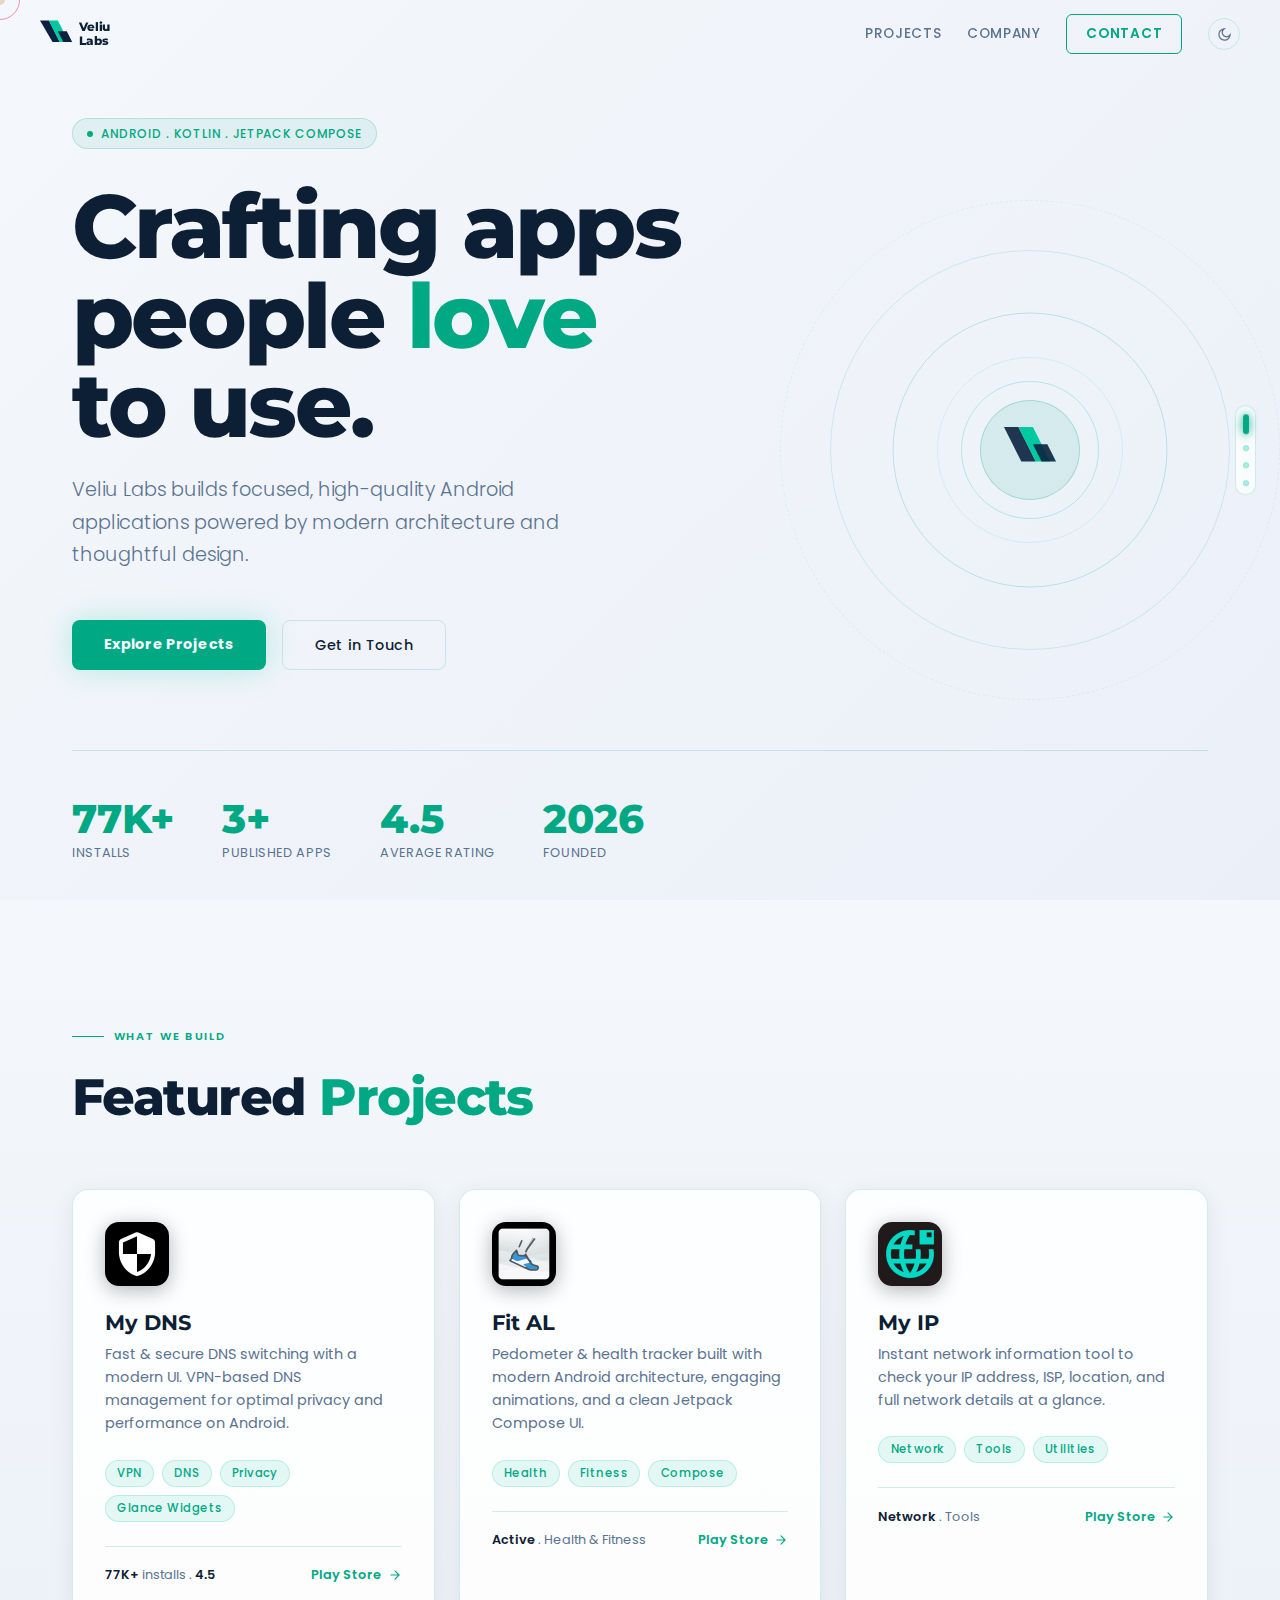
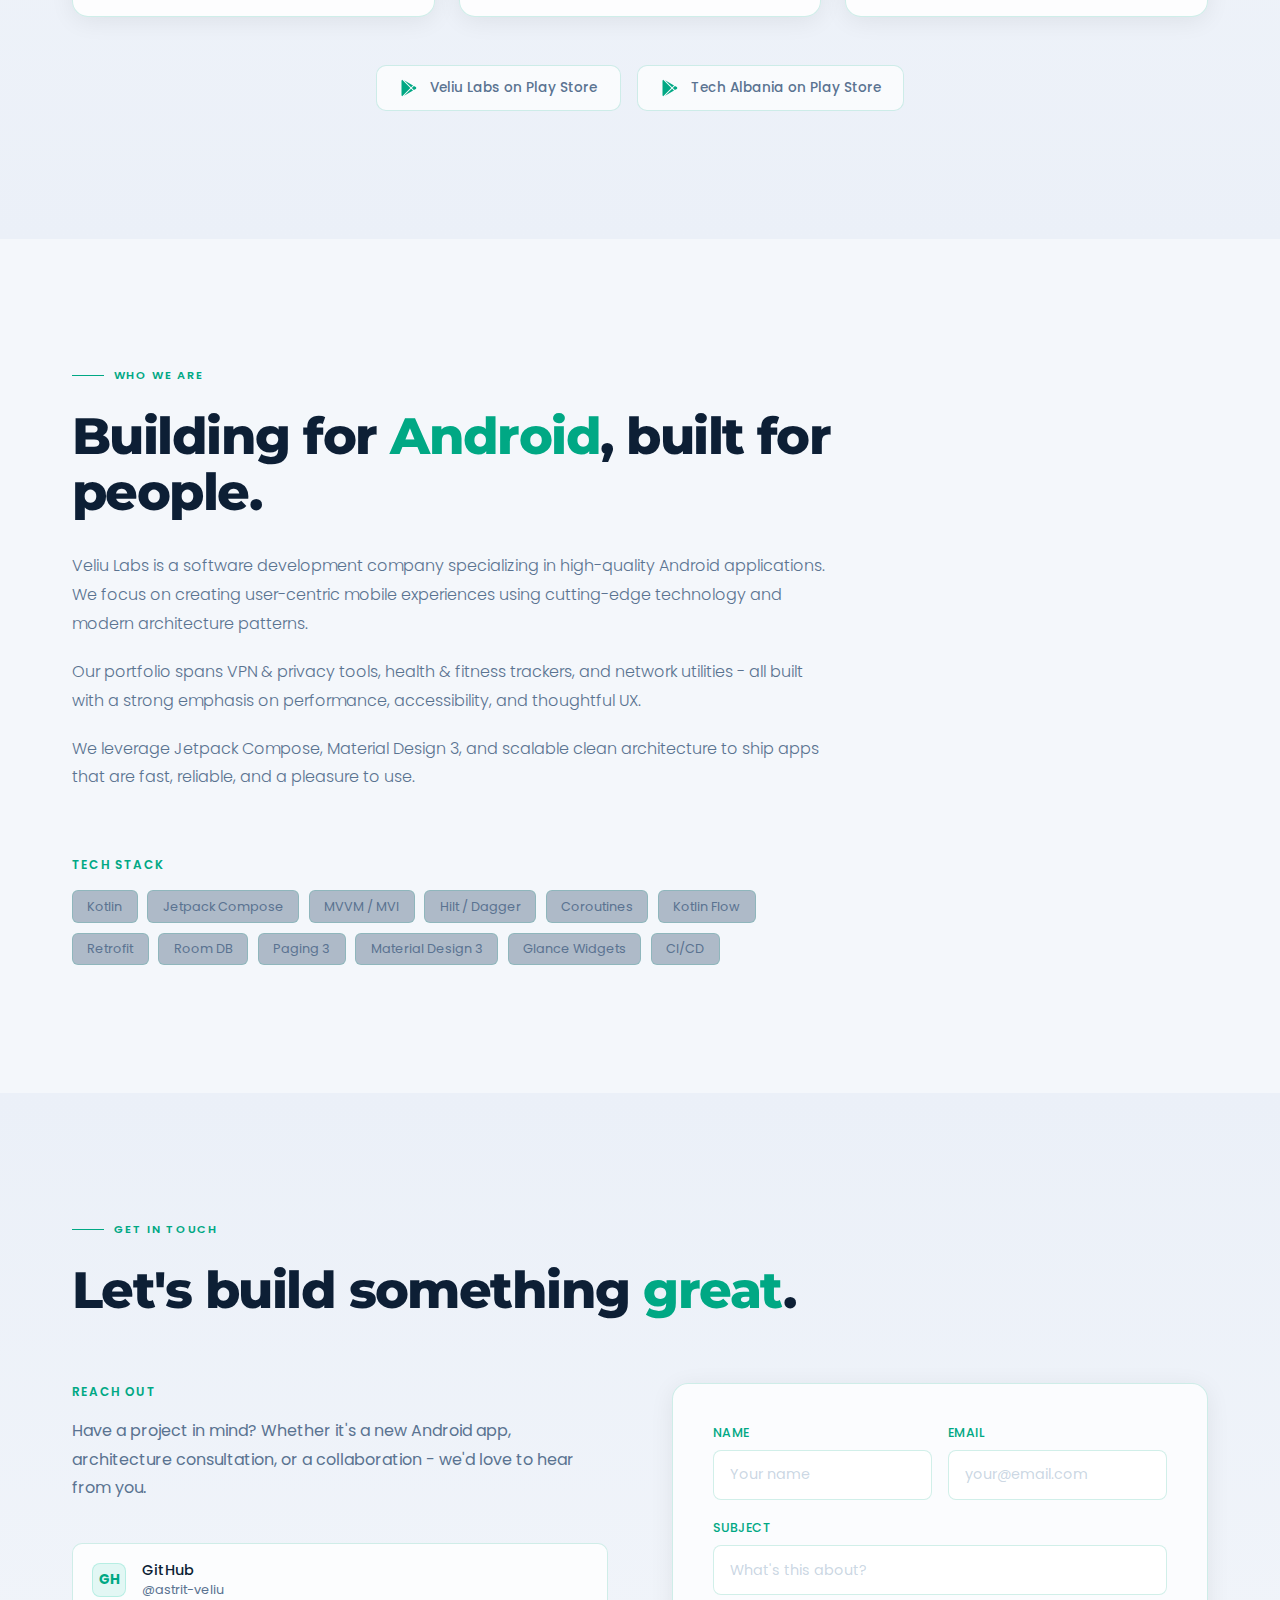
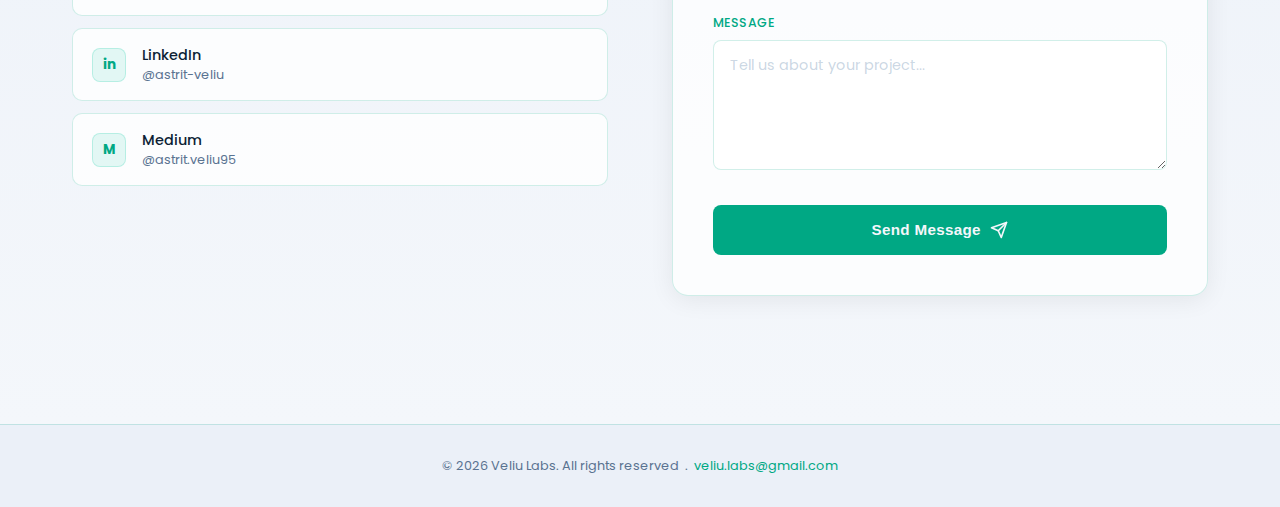
<file: labs/index.html>
<!DOCTYPE html>
<html lang="en" data-theme="light">
<head>
<meta charset="UTF-8">
<meta name="viewport" content="width=device-width, initial-scale=1.0">
<title>Veliu Labs - Android Software Development</title>
<link rel="preconnect" href="https://fonts.googleapis.com">
<link href="https://fonts.googleapis.com/css2?family=Montserrat:wght@400;500;600;700;800;900&family=Poppins:wght@300;400;500;600&display=swap" rel="stylesheet">
<link rel="stylesheet" href="assets/css/style.css">
</head>
<body>

<!-- Cursor -->
<div class="cur" id="curDot"><div class="cur-dot"></div></div>
<div class="cur" id="curRing"><div class="cur-ring" id="curRingEl"></div></div>

<!-- Background deco -->
<div class="bg-grid"></div>
<div class="glow-orb glow-1"></div>
<div class="glow-orb glow-2"></div>

<!-- Section dots -->
<div class="s-dots">
  <div class="s-dot on" onclick="goTo('home')"></div>
  <div class="s-dot" onclick="goTo('apps')"></div>
  <div class="s-dot" onclick="goTo('about')"></div>
  <div class="s-dot" onclick="goTo('contact')"></div>
</div>

<!-- Scroll top -->
<div class="scroll-top-btn" id="topBtn" onclick="window.scrollTo({top:0,behavior:'smooth'})">
  <svg viewBox="0 0 24 24"><path d="M7.41 15.41L12 10.83l4.59 4.58L18 14l-6-6-6 6z"/></svg>
</div>

<!-- Nav -->
<nav id="nav">
  <div class="nav-inner">
    <a class="nav-logo" href="#home"><svg height="34" viewBox="0 0 160 38" fill="none" xmlns="http://www.w3.org/2000/svg">
        <!-- VL mark -->
        <polygon points="0,4 10,4 22,28 14,28" fill="var(--logo-dark)"/>
        <polygon points="10,4 20,4 32,28 22,28" fill="#00C8A0"/>
        <polygon points="20,16 30,16 36,28 26,28" fill="var(--logo-dark)"/>
        <!-- Wordmark -->
        <text x="44" y="16" font-family="Montserrat,sans-serif" font-weight="800" font-size="13" fill="var(--text)" letter-spacing="-0.3">Veliu</text>
        <text x="44" y="31" font-family="Montserrat,sans-serif" font-weight="800" font-size="13" fill="var(--text)" letter-spacing="-0.3">Labs</text>
      </svg></a>
    <div class="nav-links-wrap">
      <a href="#apps">Projects</a>
      <a href="#about">Company</a>
      <a href="#contact" class="nav-cta">Contact</a>
      <button class="theme-toggle" id="themeToggle" onclick="toggleTheme()" title="Toggle theme">
      <svg class="icon-moon" viewBox="0 0 24 24" fill="none" stroke="currentColor" stroke-width="2"><path d="M21 12.79A9 9 0 1111.21 3a7 7 0 109.79 9.79z"/></svg>
      <svg class="icon-sun"  viewBox="0 0 24 24" fill="none" stroke="currentColor" stroke-width="2"><circle cx="12" cy="12" r="5"/><line x1="12" y1="1" x2="12" y2="3"/><line x1="12" y1="21" x2="12" y2="23"/><line x1="4.22" y1="4.22" x2="5.64" y2="5.64"/><line x1="18.36" y1="18.36" x2="19.78" y2="19.78"/><line x1="1" y1="12" x2="3" y2="12"/><line x1="21" y1="12" x2="23" y2="12"/><line x1="4.22" y1="19.78" x2="5.64" y2="18.36"/><line x1="18.36" y1="5.64" x2="19.78" y2="4.22"/></svg>
    </button>
    </div>
    <div class="hamburger" id="ham" onclick="toggleMobile()">
      <span></span><span></span><span></span>
    </div>
  </div>
</nav>

<!-- Mobile nav -->
<div class="mobile-nav" id="mobileNav">
  <a href="#apps" onclick="closeMobile()">Projects</a>
  <a href="#about" onclick="closeMobile()">Company</a>
  <a href="#contact" onclick="closeMobile()">Contact</a>
</div>

<!-- -- HERO --- -->
<section id="home">
  <div class="hero-wrap">
    <div class="hero-badge"><div class="hero-badge-dot"></div>Android . Kotlin . Jetpack Compose</div>
    <h1 class="hero-h1">Crafting apps<br>people <em>love</em><br>to use.</h1>
    <p class="hero-sub">Veliu Labs builds focused, high-quality Android applications powered by modern architecture and thoughtful design.</p>
    <div class="hero-btns">
      <a href="#apps" class="btn-primary">Explore Projects</a>
      <a href="#contact" class="btn-ghost">Get in Touch</a>
    </div>
    <div class="hero-stats">
      <div><div class="hero-stat-num">77K+</div><div class="hero-stat-label">Installs</div></div>
      <div><div class="hero-stat-num">3+</div><div class="hero-stat-label">Published Apps</div></div>
      <div><div class="hero-stat-num">4.5</div><div class="hero-stat-label">Average Rating</div></div>
      <div><div class="hero-stat-num">2026</div><div class="hero-stat-label">Founded</div></div>
    </div>
  </div>
  <!-- Deco rings -->
  <div class="hero-deco">
    <div class="hero-ring ring1"></div>
    <div class="hero-ring ring2"></div>
    <div class="hero-ring ring3"></div>
    <div class="hero-center-icon"><svg width="52" height="48" viewBox="0 0 36 32" fill="none" xmlns="http://www.w3.org/2000/svg">
          <polygon points="0,0 10,0 22,24 12,24" fill="var(--logo-dark)" opacity="0.9"/>
          <polygon points="10,0 20,0 32,24 22,24" fill="#00C8A0"/>
          <polygon points="20,12 30,12 36,24 26,24" fill="var(--logo-dark)" opacity="0.9"/>
        </svg></div>
  </div>
</section>

<!-- -- PROJECTS --- -->
<section id="apps" class="section-pad">
  <div class="container">
    <div class="section-label">What we build</div>
    <h2 class="section-h2">Featured <em>Projects</em></h2>

    <div class="apps-grid">

      <!-- My DNS -->
      <a class="app-card reveal" href="https://play.google.com/store/apps/details?id=website.techalbania.generaldns" target="_blank">
        <div class="app-icon"><img src="[data-uri]" alt="My DNS"></div>
        <div class="app-name">My DNS</div>
        <div class="app-desc">Fast & secure DNS switching with a modern UI. VPN-based DNS management for optimal privacy and performance on Android.</div>
        <div class="app-tags">
          <span class="tag">VPN</span>
          <span class="tag">DNS</span>
          <span class="tag">Privacy</span>
          <span class="tag">Glance Widgets</span>
        </div>
        <div class="app-footer">
          <div class="app-stat"><strong>77K+</strong> installs . <strong>4.5</strong></div>
          <span class="app-link">Play Store <svg viewBox="0 0 24 24"><path d="M5 12h14m-7-7 7 7-7 7" stroke="currentColor" stroke-width="2" fill="none" stroke-linecap="round"/></svg></span>
        </div>
      </a>

      <!-- Fit AL -->
      <a class="app-card reveal reveal-d1" href="https://play.google.com/store/apps/details?id=website.techalbania.fit" target="_blank">
        <div class="app-icon"><img src="[data-uri]" alt="Fit AL"></div>
        <div class="app-name">Fit AL</div>
        <div class="app-desc">Pedometer & health tracker built with modern Android architecture, engaging animations, and a clean Jetpack Compose UI.</div>
        <div class="app-tags">
          <span class="tag">Health</span>
          <span class="tag">Fitness</span>
          <span class="tag">Compose</span>
        </div>
        <div class="app-footer">
          <div class="app-stat"><strong>Active</strong> . Health & Fitness</div>
          <span class="app-link">Play Store <svg viewBox="0 0 24 24"><path d="M5 12h14m-7-7 7 7-7 7" stroke="currentColor" stroke-width="2" fill="none" stroke-linecap="round"/></svg></span>
        </div>
      </a>

      <!-- My IP -->
      <a class="app-card reveal reveal-d2" href="https://play.google.com/store/apps/details?id=website.techalbania.mynetworkip" target="_blank">
        <div class="app-icon"><img src="[data-uri]" alt="My IP"></div>
        <div class="app-name">My IP</div>
        <div class="app-desc">Instant network information tool to check your IP address, ISP, location, and full network details at a glance.</div>
        <div class="app-tags">
          <span class="tag">Network</span>
          <span class="tag">Tools</span>
          <span class="tag">Utilities</span>
        </div>
        <div class="app-footer">
          <div class="app-stat"><strong>Network</strong> . Tools</div>
          <span class="app-link">Play Store <svg viewBox="0 0 24 24"><path d="M5 12h14m-7-7 7 7-7 7" stroke="currentColor" stroke-width="2" fill="none" stroke-linecap="round"/></svg></span>
        </div>
      </a>

    </div>

    <div class="play-row">
      <a class="play-badge reveal" href="https://play.google.com/store/apps/dev?id=9023809209412327612" target="_blank">
        <svg width="20" height="20" viewBox="0 0 24 24"><path d="M3,20.5V3.5C3,2.91 3.34,2.39 3.84,2.15L13.69,12L3.84,21.85C3.34,21.6 3,21.09 3,20.5M16.81,15.12L6.05,21.34L14.54,12.85L16.81,15.12M20.16,10.81C20.5,11.08 20.75,11.5 20.75,12C20.75,12.5 20.5,12.92 20.16,13.19L17.89,14.5L15.39,12L17.89,9.5L20.16,10.81M6.05,2.66L16.81,8.88L14.54,11.15L6.05,2.66Z"/></svg>
        Veliu Labs on Play Store
      </a>
      <a class="play-badge reveal reveal-d1" href="https://play.google.com/store/apps/dev?id=8902247989998999802" target="_blank">
        <svg width="20" height="20" viewBox="0 0 24 24"><path d="M3,20.5V3.5C3,2.91 3.34,2.39 3.84,2.15L13.69,12L3.84,21.85C3.34,21.6 3,21.09 3,20.5M16.81,15.12L6.05,21.34L14.54,12.85L16.81,15.12M20.16,10.81C20.5,11.08 20.75,11.5 20.75,12C20.75,12.5 20.5,12.92 20.16,13.19L17.89,14.5L15.39,12L17.89,9.5L20.16,10.81M6.05,2.66L16.81,8.88L14.54,11.15L6.05,2.66Z"/></svg>
        Tech Albania on Play Store
      </a>
    </div>
  </div>
</section>

<!-- -- ABOUT --- -->
<section id="about" class="section-pad">
  <div class="container">
    <div class="about-layout">
      <div>
        <div class="section-label">Who we are</div>
        <h2 class="section-h2">Building for <em>Android</em>, built for people.</h2>
        <div class="about-text reveal" style="margin-top:2rem">
          <p>Veliu Labs is a software development company specializing in high-quality Android applications. We focus on creating user-centric mobile experiences using cutting-edge technology and modern architecture patterns.</p>
          <p>Our portfolio spans VPN & privacy tools, health & fitness trackers, and network utilities - all built with a strong emphasis on performance, accessibility, and thoughtful UX.</p>
          <p>We leverage Jetpack Compose, Material Design 3, and scalable clean architecture to ship apps that are fast, reliable, and a pleasure to use.</p>
        </div>
        <div class="stack-section reveal">
          <div class="stack-label">Tech Stack</div>
          <div class="stack-chips">
            <span class="chip">Kotlin</span>
            <span class="chip">Jetpack Compose</span>
            <span class="chip">MVVM / MVI</span>
            <span class="chip">Hilt / Dagger</span>
            <span class="chip">Coroutines</span>
            <span class="chip">Kotlin Flow</span>
            <span class="chip">Retrofit</span>
            <span class="chip">Room DB</span>
            <span class="chip">Paging 3</span>
            <span class="chip">Material Design 3</span>
            <span class="chip">Glance Widgets</span>
            <span class="chip">CI/CD</span>
          </div>
        </div>
      </div>
    </div>
  </div>
</section>

<!-- -- CONTACT --- -->
<section id="contact" class="section-pad">
  <div class="container">
    <div class="section-label">Get in touch</div>
    <h2 class="section-h2">Let's build something <em>great</em>.</h2>
    <div class="contact-grid">
      <div>
        <div class="contact-info-label">Reach out</div>
        <p class="contact-info-text">Have a project in mind? Whether it's a new Android app, architecture consultation, or a collaboration - we'd love to hear from you.</p>
        <div class="social-list">
          <a class="social-item reveal" href="https://github.com/astrit-veliu/" target="_blank">
            <div class="social-item-icon">GH</div>
            <div><div style="color:var(--text);font-weight:500;font-size:.9rem">GitHub</div><div style="font-size:.8rem">@astrit-veliu</div></div>
          </a>
          <a class="social-item reveal reveal-d1" href="https://www.linkedin.com/in/astrit-veliu/" target="_blank">
            <div class="social-item-icon">in</div>
            <div><div style="color:var(--text);font-weight:500;font-size:.9rem">LinkedIn</div><div style="font-size:.8rem">@astrit-veliu</div></div>
          </a>
          <a class="social-item reveal reveal-d2" href="https://medium.com/@astrit.veliu95" target="_blank">
            <div class="social-item-icon">M</div>
            <div><div style="color:var(--text);font-weight:500;font-size:.9rem">Medium</div><div style="font-size:.8rem">@astrit.veliu95</div></div>
          </a>
        </div>
      </div>
      <div class="form-card reveal">
        <div id="toast" class="success-toast"> Message sent - we'll be in touch soon!</div>
        <form onsubmit="handleForm(event)">
          <div class="form-row2">
            <div class="f-group"><label class="f-label">Name</label><input class="f-input" type="text" name="name" placeholder="Your name" required></div>
            <div class="f-group"><label class="f-label">Email</label><input class="f-input" type="email" name="email" placeholder="your@email.com" required></div>
          </div>
          <div class="f-group"><label class="f-label">Subject</label><input class="f-input" type="text" name="subject" placeholder="What's this about?" required></div>
          <div class="f-group"><label class="f-label">Message</label><textarea class="f-input" name="message" placeholder="Tell us about your project..." required></textarea></div>
          <button type="submit" class="f-submit">
          <span style="display:flex;align-items:center;justify-content:center;gap:.6rem;">
            Send Message
            <svg width="18" height="18" viewBox="0 0 24 24" fill="none" stroke="currentColor" stroke-width="2.2" stroke-linecap="round" stroke-linejoin="round"><line x1="22" y1="2" x2="11" y2="13"/><polygon points="22 2 15 22 11 13 2 9 22 2"/></svg>
          </span>
        </button>
        </form>
      </div>
    </div>
  </div>
</section>

<footer>
  <div>&copy; <span id="yr"></span> Veliu Labs. All rights reserved  &nbsp;.&nbsp; <a href="#" data-mail data-mail-text="1"></a></div>
</footer>

<script src="assets/script/script.js"></script>
</body>
</html>
</file>
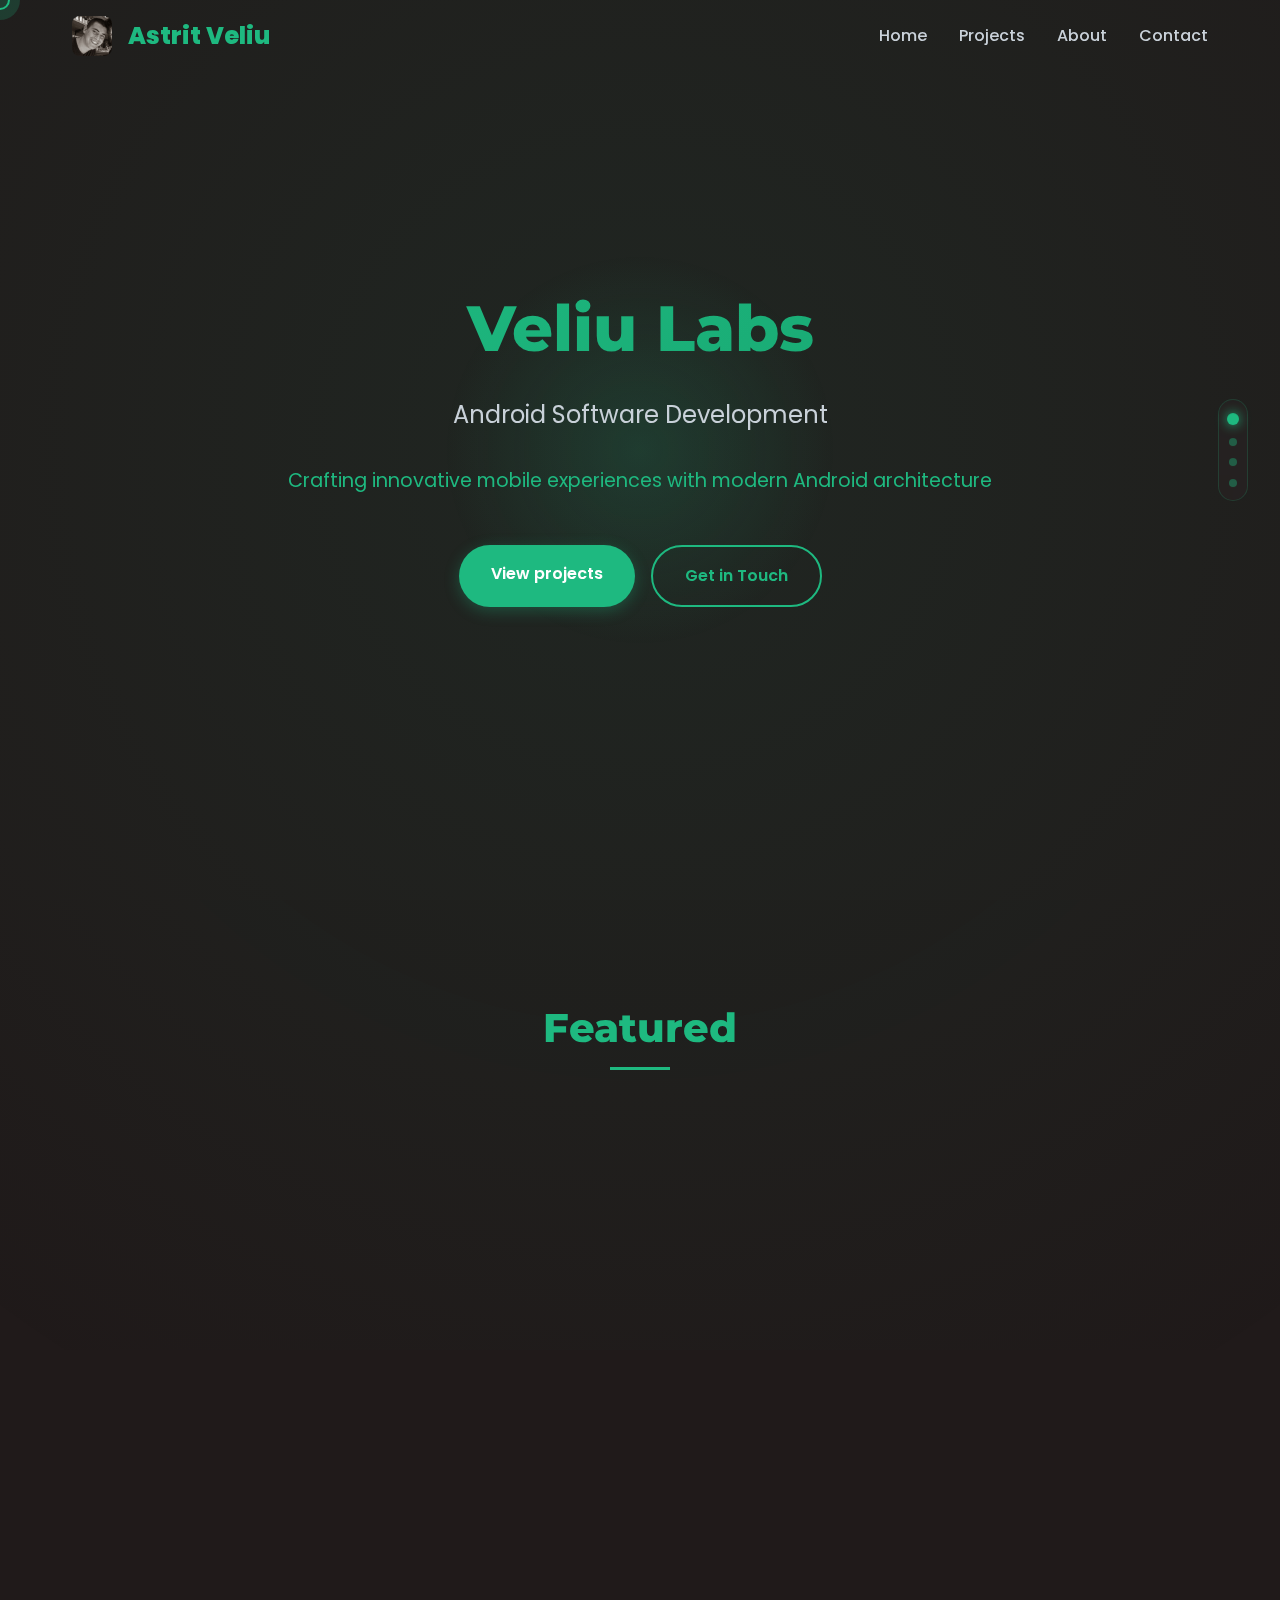
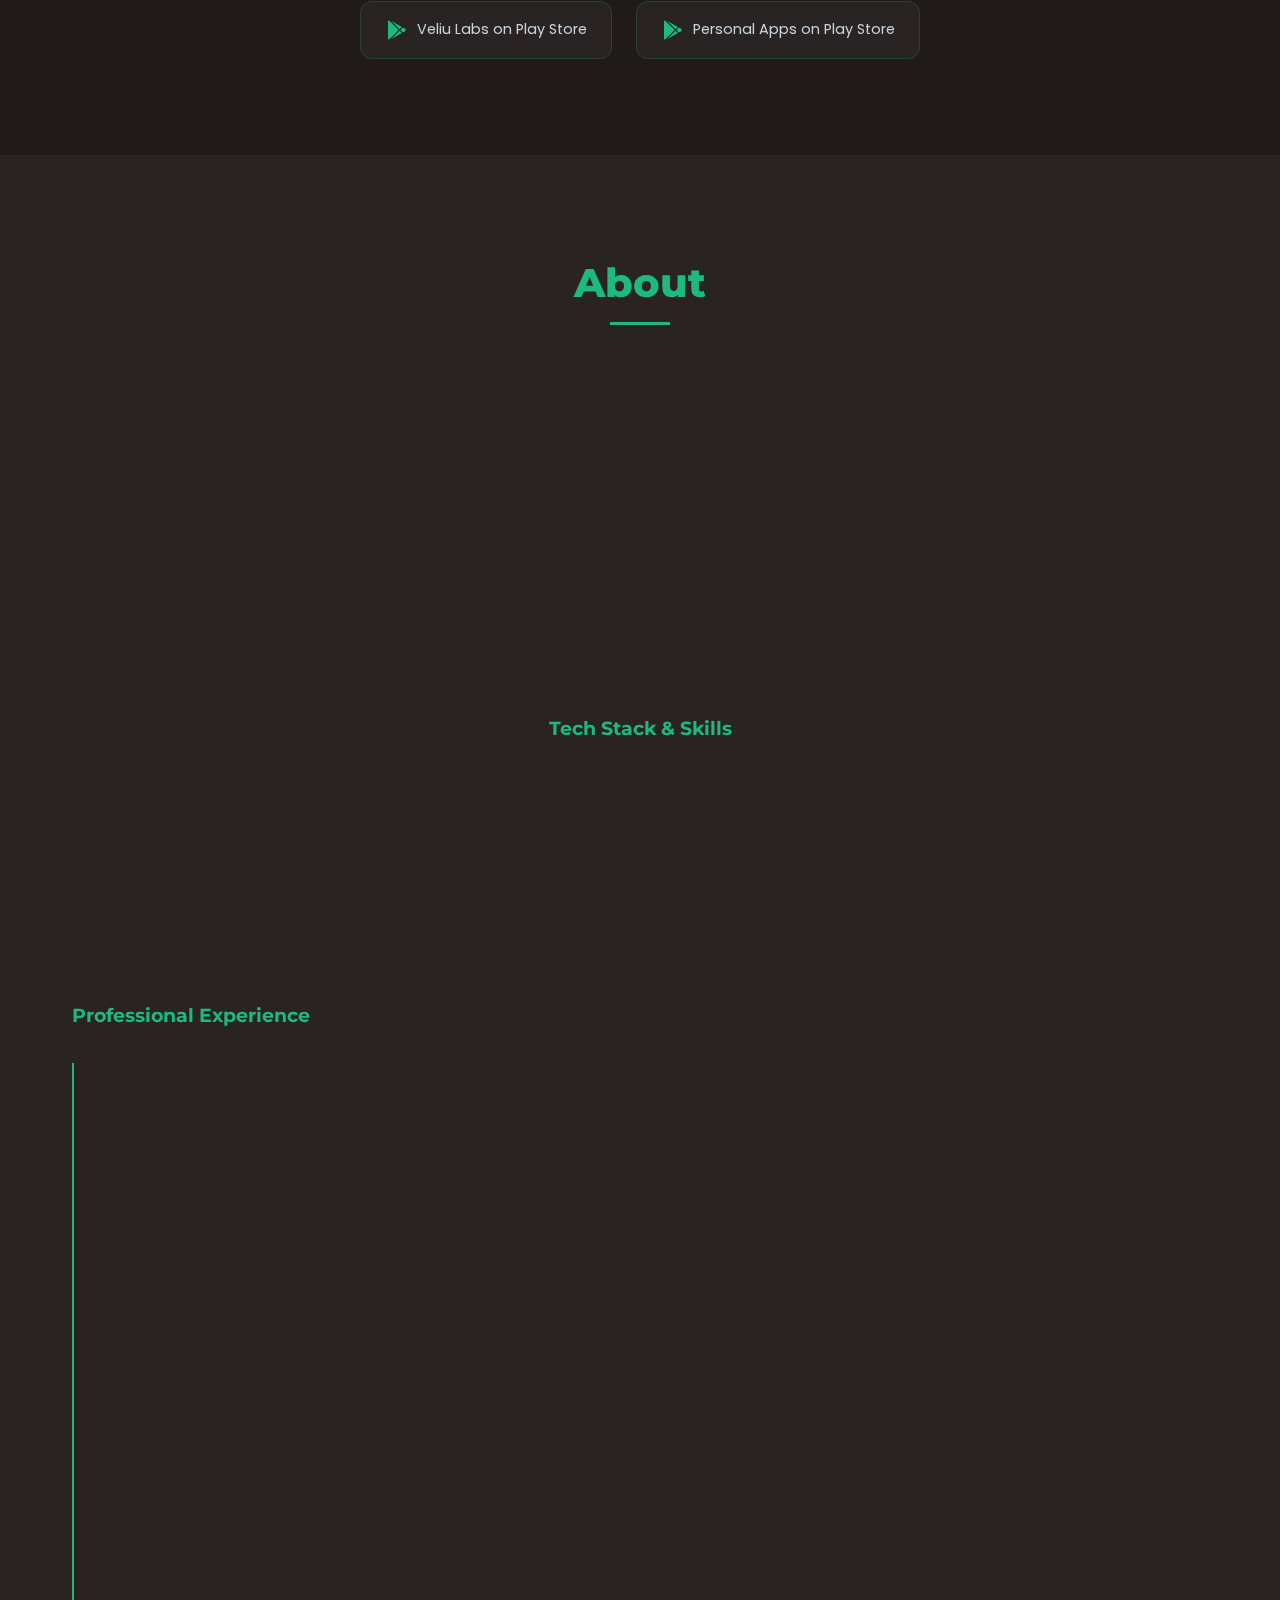
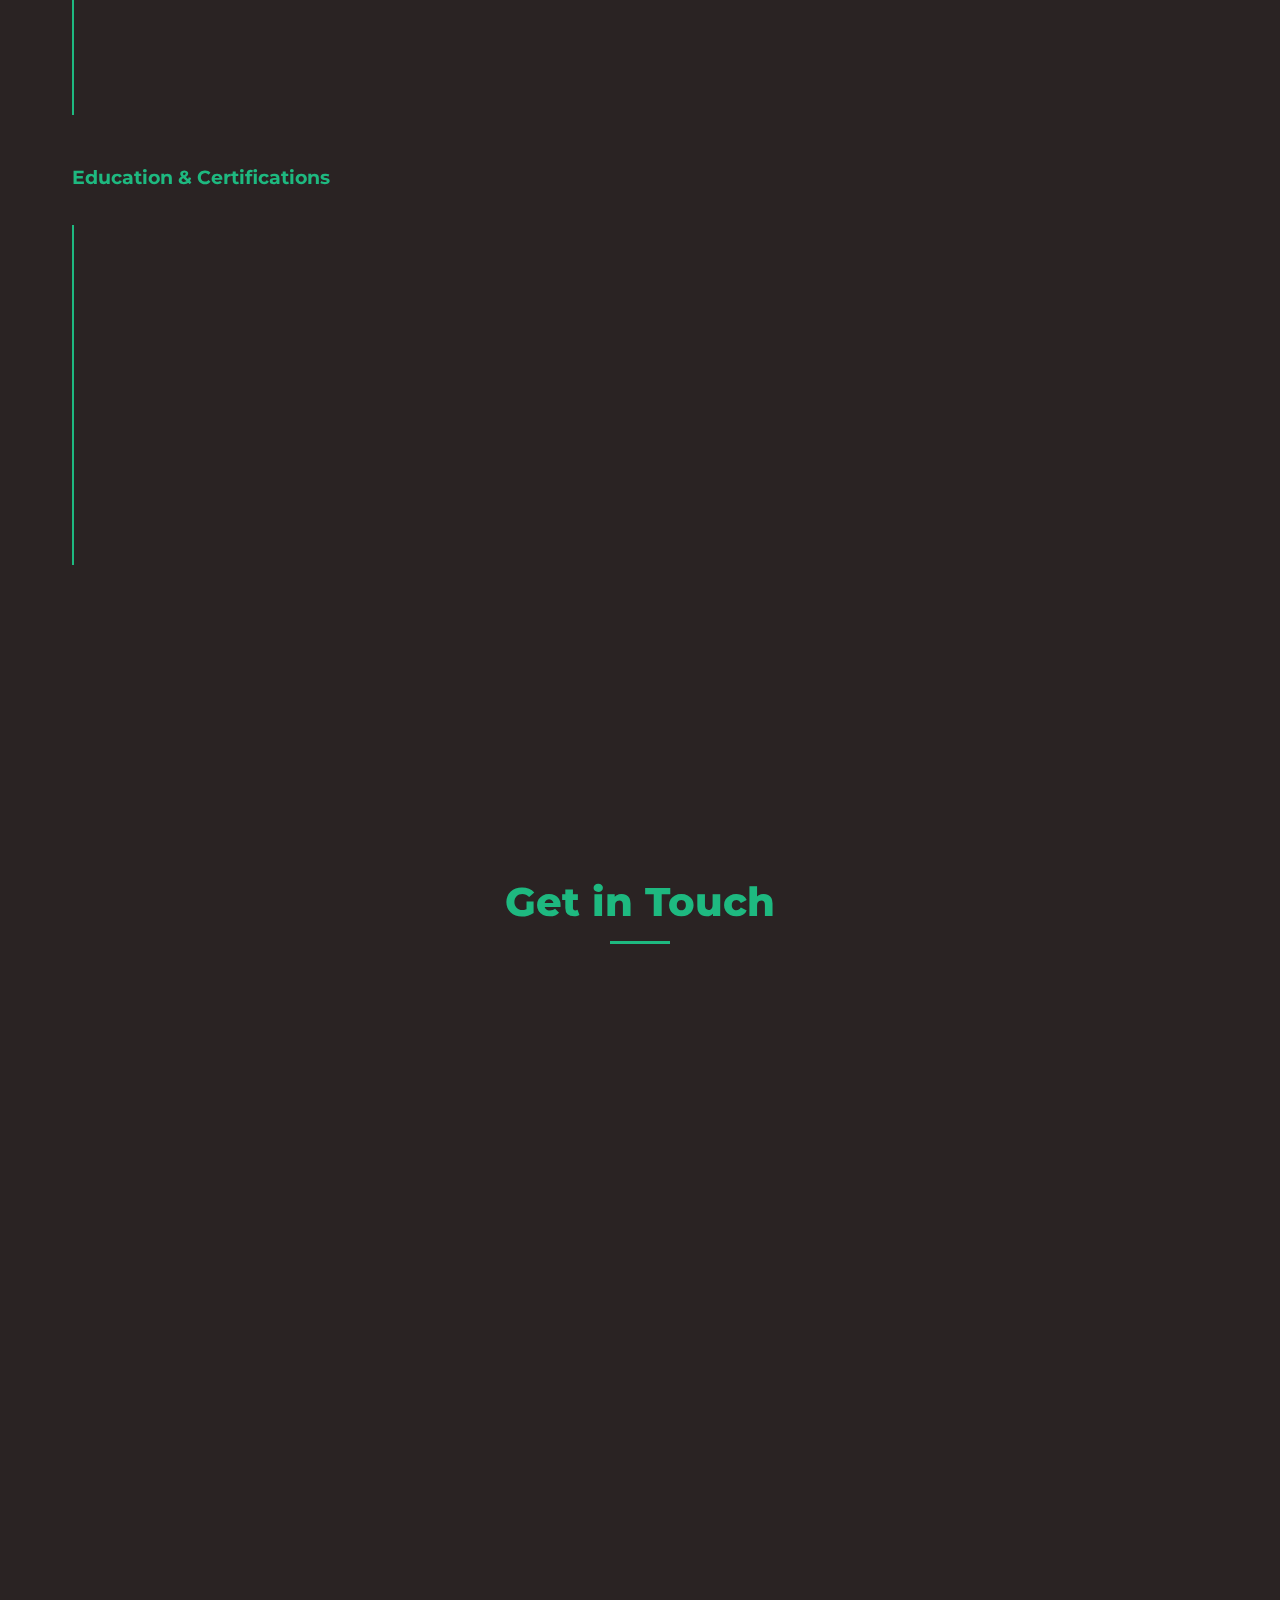
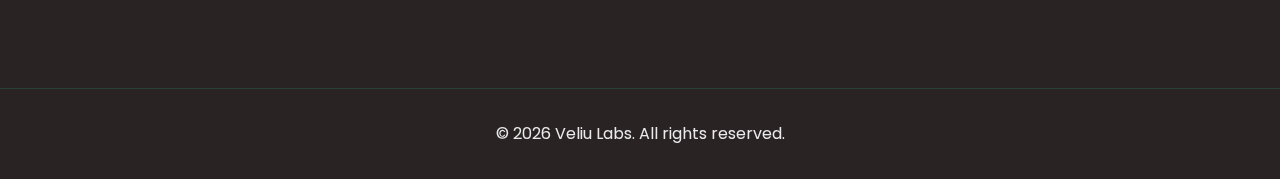
<file: site/index.html>
<!DOCTYPE html>
<html lang="en">
<head>
    <meta charset="UTF-8">
    <meta name="viewport" content="width=device-width, initial-scale=1.0">
    <title>Veliu Labs - Android Software Development</title>
    <link href="https://fonts.googleapis.com/css2?family=Montserrat:wght@700;800&family=Poppins:wght@400;500;600&display=swap" rel="stylesheet">
  <link rel="stylesheet" href="assets/css/style.css">
</head>
<body>
    <div class="cursor"></div>
    <div class="cursor-follower"></div>
    <div class="background-gradient">
        <!-- Android Robot SVG -->
        <svg class="android-robot" viewBox="0 0 200 200" xmlns="http://www.w3.org/2000/svg">
            <defs>
                <linearGradient id="androidGradient" x1="0%" y1="0%" x2="0%" y2="100%">
                    <stop offset="0%" style="stop-color:#1EB980;stop-opacity:0.6" />
                    <stop offset="100%" style="stop-color:#18a872;stop-opacity:0.3" />
                </linearGradient>
            </defs>
            <!-- Head -->
            <rect x="60" y="40" width="80" height="50" rx="10" fill="url(#androidGradient)" opacity="0.7"/>
            <!-- Antennas -->
            <line x1="75" y1="40" x2="65" y2="25" stroke="#1EB980" stroke-width="4" stroke-linecap="round" opacity="0.7"/>
            <line x1="125" y1="40" x2="135" y2="25" stroke="#1EB980" stroke-width="4" stroke-linecap="round" opacity="0.7"/>
            <!-- Eyes -->
            <circle cx="80" cy="60" r="5" fill="#201A1A"/>
            <circle cx="120" cy="60" r="5" fill="#201A1A"/>
            <!-- Body -->
            <rect x="60" y="90" width="80" height="70" rx="10" fill="url(#androidGradient)" opacity="0.7"/>
            <!-- Arms -->
            <rect x="40" y="95" width="15" height="50" rx="7" fill="url(#androidGradient)" opacity="0.7"/>
            <rect x="145" y="95" width="15" height="50" rx="7" fill="url(#androidGradient)" opacity="0.7"/>
            <!-- Legs -->
            <rect x="70" y="165" width="20" height="40" rx="7" fill="url(#androidGradient)" opacity="0.7"/>
            <rect x="110" y="165" width="20" height="40" rx="7" fill="url(#androidGradient)" opacity="0.7"/>
        </svg>
        <div class="robot-light"></div>
    </div>

    <!-- Section Indicator -->
    <div class="section-indicator">
        <div class="section-dot active" data-section="home" onclick="scrollToSection('home')"></div>
        <div class="section-dot" data-section="apps" onclick="scrollToSection('apps')"></div>
        <div class="section-dot" data-section="about" onclick="scrollToSection('about')"></div>
        <div class="section-dot" data-section="contact" onclick="scrollToSection('contact')"></div>
    </div>

    <!-- Scroll to Top Button -->
    <div class="scroll-top" onclick="scrollToTop()">
        <svg viewBox="0 0 24 24">
            <path d="M7.41 15.41L12 10.83l4.59 4.58L18 14l-6-6-6 6z"/>
        </svg>
    </div>

    <nav>
        <div class="container">
            <div class="logo-container">
             <div class="logo-image">
                    <img src="assets/images/avatar.jpg" alt="Astrit Veliu">
                </div>
                <div class="logo">Astrit Veliu</div>
            </div>
            <button class="mobile-menu-btn" onclick="toggleMenu()">☰</button>
            <ul class="nav-links" id="navLinks">
                <li><a href="#home" onclick="closeMenu()">Home</a></li>
                <li><a href="#apps" onclick="closeMenu()">Projects</a></li>
                <li><a href="#about" onclick="closeMenu()">About</a></li>
                <li><a href="#contact" onclick="closeMenu()">Contact</a></li>
            </ul>
        </div>
    </nav>

    <section id="home" class="hero">
        <div class="hero-content">
            <h1>Veliu Labs</h1>
            <p>Android Software Development</p>
            <p class="subtitle">Crafting innovative mobile experiences with modern Android architecture</p>
            <div class="cta-buttons">
                <a href="#apps" class="btn btn-primary">View projects</a>
                <a href="#contact" class="btn btn-secondary">Get in Touch</a>
            </div>
        </div>
    </section>

    <section id="apps">
        <div class="container">
            <h2 class="section-title">Featured</h2>
            <div class="apps-grid">
                <div class="app-card scroll-reveal">
                  <div style="width: 80px; height: 80px; background: linear-gradient(135deg, #1EB980, #18a872); border-radius: 20px; display: flex; align-items: center; justify-content: center; margin-bottom: 1rem;">
                        <img src="assets/images/my-dns-logo.png" style="width: 100%; height: 100%; border-radius: 20px;">
                    </div>
                    <h3>My DNS</h3>
                    <p>Fast & secure DNS switching with modern UI/UX. VPN-based DNS management for optimal privacy.</p>
                    <div class="app-stats">
                        <span class="stat">50K+ Users</span>
                        <span class="stat">4.5★</span>
                    </div>
                    <a href="https://play.google.com/store/apps/details?id=website.techalbania.generaldns" class="btn btn-primary" style="margin-top: 1rem; display: inline-block;">View on Play Store</a>
                </div>

                <div class="app-card scroll-reveal">
                     <div style="width: 80px; height: 80px; background: linear-gradient(135deg, #FFFFFF, #FFFFFF); border-radius: 20px; display: flex; align-items: center; justify-content: center; margin-bottom: 1rem;">
                     <img src="assets/images/fit-al-logo.png" style="width: 100%; height: 100%; border-radius: 20px;">
                    </div>
                    <h3>Fit AL</h3>
                    <p>Pedometer & health tracker with modern Android architecture and engaging animations.</p>
                    <div class="app-stats">
                        <span class="stat">Active</span>
                        <span class="stat">Health</span>
                    </div>
                    <a href="https://play.google.com/store/apps/details?id=website.techalbania.fit" class="btn btn-primary" style="margin-top: 1rem; display: inline-block;">View on Play Store</a>
                </div>

                <div class="app-card scroll-reveal">
                      <div style="width: 80px; height: 80px; background: linear-gradient(135deg, #FF5722, #E64A19); border-radius: 20px; display: flex; align-items: center; justify-content: center; margin-bottom: 1rem;">
                      <img src="assets/images/my-ip-logo.png" style="width: 100%; height: 100%; border-radius: 20px;">
                    </div>
                    <h3>My IP</h3>
                    <p>Network information tool to check your IP address and network details instantly.</p>
                    <div class="app-stats">
                        <span class="stat">Network</span>
                        <span class="stat">Tools</span>
                    </div>
                    <a href="https://play.google.com/store/apps/details?id=website.techalbania.mynetworkip" class="btn btn-primary" style="margin-top: 1rem; display: inline-block;">View on Play Store</a>
                </div>
            </div>

            <div class="playstore-links">
                <a href="https://play.google.com/store/apps/dev?id=9023809209412327612" class="playstore-badge" target="_blank">
                    <svg width="24" height="24" viewBox="0 0 24 24" fill="#1EB980">
                        <path d="M3,20.5V3.5C3,2.91 3.34,2.39 3.84,2.15L13.69,12L3.84,21.85C3.34,21.6 3,21.09 3,20.5M16.81,15.12L6.05,21.34L14.54,12.85L16.81,15.12M20.16,10.81C20.5,11.08 20.75,11.5 20.75,12C20.75,12.5 20.5,12.92 20.16,13.19L17.89,14.5L15.39,12L17.89,9.5L20.16,10.81M6.05,2.66L16.81,8.88L14.54,11.15L6.05,2.66Z"/>
                    </svg>
                    <span>Veliu Labs on Play Store</span>
                </a>
                <a href="https://play.google.com/store/apps/dev?id=8902247989998999802" class="playstore-badge" target="_blank">
                    <svg width="24" height="24" viewBox="0 0 24 24" fill="#1EB980">
                        <path d="M3,20.5V3.5C3,2.91 3.34,2.39 3.84,2.15L13.69,12L3.84,21.85C3.34,21.6 3,21.09 3,20.5M16.81,15.12L6.05,21.34L14.54,12.85L16.81,15.12M20.16,10.81C20.5,11.08 20.75,11.5 20.75,12C20.75,12.5 20.5,12.92 20.16,13.19L17.89,14.5L15.39,12L17.89,9.5L20.16,10.81M6.05,2.66L16.81,8.88L14.54,11.15L6.05,2.66Z"/>
                    </svg>
                    <span>Personal Apps on Play Store</span>
                </a>
            </div>
        </div>
    </section>

    <section id="about" style="background: var(--surface);">
        <div class="container">
            <h2 class="section-title">About</h2>
            <div class="about-content">
                <div class="about-text scroll-reveal">
                    	 <div class="company-header">
                        <div class="company-logo-placeholder">
                            <img src="assets/images/avatar.jpg" alt="Avatar">
                        </div>
                        <h3>Astrit Veliu</h3>
                    </div>
                    <p>Android Software Engineer with 8+ years of experience building innovative mobile applications. Passionate about modern Android architecture (MVVM, MVI), Jetpack Compose, and creating seamless user experiences.</p>
                  <br>
				  <p>Currently focused on developing and scaling apps under Veliu Labs, including My DNS and My IP.</p>
                </div>
                <div class="about-text scroll-reveal">
                    <div class="company-header">
                        <div class="company-logo-placeholder">
                           <img src="assets/images/veliu-labs-logo.png" alt="Veliu Labs">
                        </div>
                        <h3>Veliu Labs</h3>
                    </div>
                    <p>Veliu Labs is a software development company specializing in Android application development. We focus on creating high-quality, user-centric mobile experiences with cutting-edge technology.</p>
                    <p>Our expertise includes VPN applications, health & fitness trackers, network tools, and e-commerce solutions. We leverage modern Android development practices including Jetpack Compose, Material Design 3, and scalable architecture patterns.</p>
                </div>
            </div>

            <h3 style="color: var(--primary); margin-top: 4rem; margin-bottom: 2rem; text-align: center; font-weight: 700;">Tech Stack & Skills</h3>
            <div class="skills-grid">
                <div class="skill-tag scroll-reveal">Kotlin</div>
                <div class="skill-tag scroll-reveal">Java</div>
                <div class="skill-tag scroll-reveal">Jetpack Compose</div>
                <div class="skill-tag scroll-reveal">MVVM</div>
                <div class="skill-tag scroll-reveal">MVI</div>
                <div class="skill-tag scroll-reveal">Dagger 2</div>
                <div class="skill-tag scroll-reveal">Hilt</div>
                <div class="skill-tag scroll-reveal">Retrofit</div>
                <div class="skill-tag scroll-reveal">Room DB</div>
                <div class="skill-tag scroll-reveal">Material Design</div>
                <div class="skill-tag scroll-reveal">Git</div>
                <div class="skill-tag scroll-reveal">CI/CD</div>
            </div>

            <h3 style="color: var(--primary); margin-top: 4rem; margin-bottom: 2rem; font-weight: 700;">Professional Experience</h3>
            <div class="timeline">
                <div class="timeline-item scroll-reveal">
                    <h3>Founder & Android Developer</h3>
                    <div class="date">Veliu Labs | Jan 2026 – Present</div>
                    <p>Currently developing and scaling My DNS and My IP applications. Focused on building innovative Android solutions with modern architecture.</p>
                </div>
                <div class="timeline-item scroll-reveal">
                    <h3>Senior Android Developer</h3>
                    <div class="date">CHECK24 Vergleichsportal Mobilfunk GmbH | Oct 2020 – Dec 2024</div>
                    <p>Mobilfunk SIM Only module development. Migrated architecture from MVI to MVVM and implemented multiple features. Delivered extensive UI/UX optimizations.</p>
                </div>
                <div class="timeline-item scroll-reveal">
                    <h3>Android Developer</h3>
                    <div class="date">Optima Italia | Aug 2019 – Sep 2020</div>
                    <p>Developed MyOptima and Tuttonizatore Android applications with enhanced features and modern design.</p>
                </div>
                <div class="timeline-item scroll-reveal">
                    <h3>Android Developer</h3>
                    <div class="date">ASL Tech Web | Mar 2019 – Jun 2019</div>
                    <p>Built Android applications with focus on UI/UX improvements and modern architecture.</p>
                </div>
                <div class="timeline-item scroll-reveal">
                    <h3>Android Developer</h3>
                    <div class="date">Almotech | Nov 2016 – Sep 2018</div>
                    <p>Led Shife te Shife e-Commerce app development. Built and maintained multiple Android applications.</p>
                </div>
            </div>

            <h3 style="color: var(--primary); margin-top: 3rem; margin-bottom: 2rem; font-weight: 700;">Education & Certifications</h3>
            <div class="timeline">
                <div class="timeline-item scroll-reveal">
                    <h3>MSc in Information Technology</h3>
                    <div class="date">Faculty of Natural Sciences, Tirana | 2016 – 2018</div>
                </div>
                <div class="timeline-item scroll-reveal">
                    <h3>BSc in Information Technology</h3>
                    <div class="date">Faculty of Natural Sciences, Tirana | 2013 – 2016</div>
                </div>
                <div class="timeline-item scroll-reveal">
                    <h3>CyberSecurity Specialist</h3>
                    <div class="date">Dekra Akademie Shpk, Tirana | 2018 – 2019</div>
                </div>
                <div class="timeline-item scroll-reveal">
                    <h3>CCNA Certification</h3>
                    <div class="date">Cisco / Pearson VUE | Score: 961/1000 | 2016 – 2019</div>
                </div>
            </div>

            <div class="download-cv-btn scroll-reveal">
			<a href="assets/cv/Astrit_Veliu_CV_EN.pdf" class="btn btn-primary" download onclick="event.preventDefault(); window.open('assets/cv/Astrit_Veliu_CV_EN.pdf')">
              
                    <span style="margin-right: 0.5rem;">📄</span> Download CV
                </a>
            </div>
        </div>
    </section>

    <section id="contact" style="background: var(--surface);">
        <div class="container">
            <h2 class="section-title">Get in Touch</h2>
            <div id="successMessage" class="success-message">Thank you! Your message has been sent successfully.</div>
            <div class="contact-container">
                <div class="contact-left">
                    <form class="contact-form scroll-reveal" onsubmit="handleSubmit(event)">
                        <div class="form-row">
                            <div class="form-group">
                                <label for="name">Name</label>
                                <input type="text" id="name" name="name" required>
                            </div>
                            <div class="form-group">
                                <label for="email">Email</label>
                                <input type="email" id="email" name="email" required>
                            </div>
                        </div>
                        <div class="form-group">
                            <label for="subject">Subject</label>
                            <input type="text" id="subject" name="subject" required>
                        </div>
                        <div class="form-group">
                            <label for="message">Message</label>
                            <textarea id="message" name="message" required></textarea>
                        </div>
                        <button type="submit" class="btn btn-primary" style="width: 100%;">Send Message</button>
                    </form>
                </div>

                <div class="contact-right scroll-reveal">
                    <div class="social-grid">
                        <a href="https://github.com/astrit-veliu/" class="social-card" target="_blank">
                            <div class="social-icon">G</div>
                            <h3>GitHub</h3>
                            <span class="social-link">@astrit-veliu</span>
                        </a>
                        <a href="https://medium.com/@astrit.veliu95" class="social-card" target="_blank">
                            <div class="social-icon">M</div>
                            <h3>Medium</h3>
                            <span class="social-link">@astrit.veliu95</span>
                        </a>
                        <a href="https://dribbble.com/astrit_veliu" class="social-card" target="_blank">
                            <div class="social-icon">D</div>
                            <h3>Dribbble</h3>
                            <span class="social-link">@astrit_veliu</span>
                        </a>
                    </div>
                </div>
            </div>
        </div>
    </section>

    <footer>
        <div class="container">
            <p>&copy; <span id="year"></span> Veliu Labs. All rights reserved.</p>
        </div>
    </footer>

    <script src="assets/script/script.js"></script>
</body>
</html>
</file>
<file: labs/assets/css/style.css>
:root {
  --teal: #00A884;
  --teal-light: #00C8A0;
  --navy: #0B2240;
  --font-head: 'Montserrat', sans-serif;
  --font-body: 'Poppins', sans-serif;
}

/* -- LIGHT MODE (default) -- */
:root, [data-theme="light"] {
  --logo-dark: #0B2240;
  --bg: #F4F7FB;
  --bg2: #EBF0F8;
  --surface: rgba(255,255,255,0.75);
  --border: rgba(0, 168, 132, 0.18);
  --text: #0D1F35;
  --muted: #5A7391;
  --nav-bg: rgba(244,247,251,0.88);
  --card-shadow: 0 4px 24px rgba(0,0,0,0.07);
  --grid-color: rgba(0,168,132,0.06);
  --glow1: #00C8A020;
  --glow2: #0B224015;
}

/* -- DARK MODE -- */
[data-theme="dark"] {
  --logo-dark: #E4EEF8;
  --bg: #050E1A;
  --bg2: #07131F;
  --surface: rgba(13, 45, 82, 0.4);
  --border: rgba(0, 200, 160, 0.15);
  --text: #E4EEF8;
  --muted: #7A99B8;
  --nav-bg: rgba(5,14,26,0.88);
  --card-shadow: 0 4px 24px rgba(0,0,0,0.3);
  --grid-color: rgba(0,200,160,0.04);
  --glow1: #00C8A020;
  --glow2: #0B224020;
}

*, *::before, *::after { margin:0; padding:0; box-sizing:border-box; }

html { scroll-behavior: smooth; }

body {
  font-family: var(--font-body);
  background: var(--bg);
  color: var(--text);
  overflow-x: hidden;
  cursor: none;
}

/* -- CURSOR ------------------------------- */
.cur { position:fixed; pointer-events:none; z-index:9999; mix-blend-mode:difference; }
.cur-dot {
  width:10px; height:10px; background:#fff; border-radius:50%;
  transform:translate(-50%,-50%); transition:transform .15s;
}
.cur-ring {
  width:40px; height:40px; border:1.5px solid rgba(0,200,160,.7); border-radius:50%;
  transform:translate(-50%,-50%); transition:all .35s cubic-bezier(.23,1,.32,1);
}
.cur-ring.hov { width:60px; height:60px; background:rgba(0,200,160,.06); border-color:var(--teal); }
@media(hover:none){ .cur{ display:none; } body{ cursor:auto; } }

/* -- NOISE OVERLAY ------------------------- */
body::before {
  content:''; position:fixed; inset:0; z-index:0; pointer-events:none;
  background-image: url("data:image/svg+xml,%3Csvg viewBox='0 0 256 256' xmlns='http://www.w3.org/2000/svg'%3E%3Cfilter id='n'%3E%3CfeTurbulence type='fractalNoise' baseFrequency='0.9' numOctaves='4' stitchTiles='stitch'/%3E%3C/filter%3E%3Crect width='100%25' height='100%25' filter='url(%23n)' opacity='1'/%3E%3C/svg%3E");
  opacity:.025;
}

/* -- GRID LINES BACKGROUND ----------------- */
.bg-grid {
  position:fixed; inset:0; z-index:0; pointer-events:none;
  background-image:
    linear-gradient(var(--grid-color) 1px, transparent 1px),
    linear-gradient(90deg, var(--grid-color) 1px, transparent 1px);
  background-size:60px 60px;
}

/* -- GLOW --------------------------------- */
.glow-orb {
  position:fixed; border-radius:50%; pointer-events:none; z-index:0;
  filter:blur(100px); opacity:.45;
}
.glow-1 { width:600px; height:600px; background:radial-gradient(circle,var(--glow1),transparent 70%); top:-200px; left:-100px; animation:floatA 18s ease-in-out infinite; }
.glow-2 { width:500px; height:500px; background:radial-gradient(circle,var(--glow2),transparent 70%); bottom:-100px; right:-100px; animation:floatB 22s ease-in-out infinite; }
@keyframes floatA { 0%,100%{transform:translate(0,0)} 50%{transform:translate(80px,60px)} }
@keyframes floatB { 0%,100%{transform:translate(0,0)} 50%{transform:translate(-60px,-40px)} }

/* -- SECTION DOTS --------------------------- */
.s-dots {
  position:fixed; right:1.5rem; top:50%; transform:translateY(-50%);
  z-index:500; display:flex; flex-direction:column; gap:.7rem;
}
.s-dot {
  width:6px; height:6px; border-radius:50%; background:rgba(0,200,160,.3);
  cursor:pointer; transition:all .4s cubic-bezier(.68,-.55,.265,1.55);
  border:1px solid rgba(0,200,160,.2);
}
.s-dot.on { width:6px; height:20px; border-radius:3px; background:var(--teal); box-shadow:0 0 10px var(--teal); }
.s-dot:hover { background:rgba(0,200,160,.6); transform:scale(1.4); }
@media(max-width:640px){ .s-dots{ right:.6rem; } }

/* -- NAV ----------------------------------- */
nav {
  position:fixed; top:0; width:100%; z-index:900;
  padding:.9rem 2rem; transition:background .4s, backdrop-filter .4s, box-shadow .4s;
}
nav.stuck {
  background:var(--nav-bg); backdrop-filter:blur(20px);
  box-shadow:0 1px 0 var(--border);
}
.nav-inner { max-width:1200px; margin:0 auto; display:flex; align-items:center; justify-content:space-between; }
.nav-logo { display:flex; align-items:center; gap:.75rem; text-decoration:none; }
.nav-logo svg { height:34px; width:auto; }
.nav-links-wrap { display:flex; align-items:center; gap:1.6rem; }
.nav-links-wrap a {
  font-size:.85rem; font-weight:500; color:var(--muted); text-decoration:none;
  letter-spacing:.05em; text-transform:uppercase; transition:color .3s;
  position:relative;
}
.nav-links-wrap a::after {
  content:''; position:absolute; bottom:-4px; left:0; width:0; height:1px;
  background:var(--teal); transition:width .3s;
}
.nav-links-wrap a:hover { color:var(--teal); }
.nav-links-wrap a:hover::after { width:100%; }
.nav-cta {
  padding:.55rem 1.2rem; border:1px solid var(--teal); border-radius:6px;
  color:var(--teal) !important; font-weight:600 !important;
  transition:background .3s, color .3s !important;
}
.nav-cta:hover { background:var(--teal) !important; color:var(--bg) !important; }
.nav-cta::after { display:none !important; }
.hamburger { display:none; flex-direction:column; gap:5px; cursor:pointer; padding:4px; }
.hamburger span { display:block; width:24px; height:2px; background:var(--text); border-radius:2px; transition:all .3s; }
.mobile-nav {
  display:none; position:fixed; inset:0; z-index:800;
  background:var(--bg); backdrop-filter:blur(20px); opacity:.98;
  flex-direction:column; align-items:center; justify-content:center; gap:2.5rem;
}
.mobile-nav.open { display:flex; }
.mobile-nav a { font-family:var(--font-head); font-size:2.2rem; font-weight:700; color:var(--text); text-decoration:none; transition:color .3s; }
.mobile-nav a:hover { color:var(--teal); }
@media(max-width:768px){
  .nav-links-wrap{ display:none; }
  .hamburger{ display:flex; }
}

/* -- HERO ----------------------------------- */
#home {
  min-height:100vh; display:flex; align-items:center;
  position:relative; overflow:hidden; padding-top:80px;
}
.hero-wrap { max-width:1200px; margin:0 auto; padding:0 2rem; width:100%; position:relative; z-index:2; }
.hero-badge {
  display:inline-flex; align-items:center; gap:.5rem;
  padding:.35rem .9rem; border:1px solid var(--border);
  border-radius:100px; background:rgba(0,200,160,.06);
  font-size:.75rem; font-weight:500; color:var(--teal);
  letter-spacing:.08em; text-transform:uppercase; margin-bottom:2rem;
}
.hero-badge-dot { width:6px; height:6px; border-radius:50%; background:var(--teal); animation:pulse 2s ease-in-out infinite; }
@keyframes pulse { 0%,100%{opacity:1} 50%{opacity:.3} }
.hero-h1 {
  font-family:var(--font-head); font-size:clamp(3rem,7vw,6.5rem);
  font-weight:800; line-height:1.0; letter-spacing:-.03em;
  color:var(--text); margin-bottom:1.5rem;
}
.hero-h1 em { font-style:normal; color:var(--teal); }
.hero-sub {
  font-size:clamp(1rem,2vw,1.2rem); color:var(--muted); max-width:520px;
  line-height:1.7; margin-bottom:3rem; font-weight:300;
}
.hero-btns { display:flex; gap:1rem; flex-wrap:wrap; }
.btn-primary {
  padding:.85rem 2rem; background:var(--teal); color:var(--bg);
  border-radius:8px; font-weight:700; font-size:.9rem; text-decoration:none;
  letter-spacing:.02em; transition:transform .2s, box-shadow .2s, background .2s;
  box-shadow:0 0 30px rgba(0,200,160,.25);
}
.btn-primary:hover { transform:translateY(-2px); box-shadow:0 8px 40px rgba(0,200,160,.4); background:#00ddb0; }
.btn-ghost {
  padding:.85rem 2rem; border:1px solid var(--border); color:var(--text);
  border-radius:8px; font-weight:500; font-size:.9rem; text-decoration:none;
  letter-spacing:.02em; transition:border-color .2s, color .2s, transform .2s;
}
.btn-ghost:hover { border-color:var(--teal); color:var(--teal); transform:translateY(-2px); }
.hero-stats {
  display:flex; gap:3rem; margin-top:5rem; padding-top:3rem;
  border-top:1px solid var(--border); flex-wrap:wrap;
}
.hero-stat-num { font-family:var(--font-head); font-size:2.5rem; font-weight:800; color:var(--teal); line-height:1; }
.hero-stat-label { font-size:.8rem; color:var(--muted); margin-top:.3rem; letter-spacing:.05em; text-transform:uppercase; }
/* Hero right deco */
.hero-deco {
  position:absolute; right:0; top:50%; transform:translateY(-50%);
  width:min(500px,45vw); height:min(500px,45vw); pointer-events:none; z-index:1;
}
.hero-ring {
  position:absolute; border-radius:50%; border:1px solid;
  top:50%; left:50%; transform:translate(-50%,-50%);
}
.ring1 { width:80%; height:80%; border-color:rgba(0,200,160,.12); animation:spin1 30s linear infinite; }
.ring2 { width:100%; height:100%; border-color:rgba(0,200,160,.07); animation:spin1 50s linear infinite reverse; border-style:dashed; }
.ring3 { width:55%; height:55%; border-color:rgba(0,200,160,.2); animation:spin1 20s linear infinite; }
@keyframes spin1 { to { transform:translate(-50%,-50%) rotate(360deg); } }
.hero-center-icon {
  position:absolute; top:50%; left:50%; transform:translate(-50%,-50%);
  width:100px; height:100px; background:rgba(0,200,160,.1);
  border-radius:50%; display:flex; align-items:center; justify-content:center;
  border:1px solid rgba(0,200,160,.3);
}
.hero-center-icon::before,
.hero-center-icon::after {
  content:''; position:absolute; border-radius:50%;
  border:1px solid rgba(0,200,160,.25);
  animation:iconPulse 3s ease-out infinite;
  pointer-events:none;
}
.hero-center-icon::before { width:140%; height:140%; animation-delay:0s; }
.hero-center-icon::after  { width:190%; height:190%; animation-delay:1s; border-color:rgba(0,200,160,.12); }
@keyframes iconPulse {
  0%   { transform:scale(.85); opacity:.7; }
  60%  { transform:scale(1);   opacity:.3; }
  100% { transform:scale(1.05);opacity:0;  }
}
.orbit-dot {
  position:absolute; width:8px; height:8px; border-radius:50%; background:var(--teal);
  box-shadow:0 0 10px var(--teal);
}

@media(max-width:900px){ .hero-deco{ display:none; } }
@media(max-width:640px){
  .hero-stats{ gap:2rem; margin-top:3rem; padding-top:2rem; }
  .hero-stat-num{ font-size:2rem; }
}

/* -- SECTION BASE --------------------------- */
section { position:relative; z-index:2; }
.container { max-width:1200px; margin:0 auto; padding:0 2rem; }
.section-pad { padding:8rem 0; }
.section-label {
  font-size:.7rem; font-weight:600; color:var(--teal); letter-spacing:.15em;
  text-transform:uppercase; display:flex; align-items:center; gap:.6rem; margin-bottom:1.5rem;
}
.section-label::before { content:''; display:block; width:2rem; height:1px; background:var(--teal); }
.section-h2 {
  font-family:var(--font-head); font-size:clamp(2rem,4vw,3.2rem); font-weight:800;
  line-height:1.1; letter-spacing:-.03em; color:var(--text); margin-bottom:1rem;
}
.section-h2 em { font-style:normal; color:var(--teal); }

/* -- APPS / PROJECTS ----------------------- */
#apps { background:linear-gradient(180deg, var(--bg) 0%, var(--bg2) 100%); }
.apps-grid {
  display:grid; grid-template-columns:repeat(auto-fit,minmax(300px,1fr));
  gap:1.5rem; margin-top:4rem;
}
.app-card {
  background:var(--surface); border:1px solid var(--border);
  border-radius:16px; padding:2rem; transition:all .4s cubic-bezier(.23,1,.32,1);
  position:relative; overflow:hidden; text-decoration:none; display:block; color:inherit;
}
.app-card::before {
  content:''; position:absolute; inset:0; border-radius:16px;
  background:linear-gradient(135deg, rgba(0,200,160,.08) 0%, transparent 60%);
  opacity:0; transition:opacity .4s;
}
.app-card:hover { border-color:rgba(0,200,160,.4); transform:translateY(-6px); box-shadow:0 20px 60px rgba(0,0,0,.15), 0 0 0 1px rgba(0,200,160,.1); }
.app-card:hover::before { opacity:1; }
.app-icon {
  width:64px; height:64px; border-radius:14px; overflow:hidden;
  margin-bottom:1.5rem; box-shadow:0 4px 20px rgba(0,0,0,.3);
}
.app-icon img { width:100%; height:100%; object-fit:cover; }
.app-name { font-family:var(--font-head); font-size:1.3rem; font-weight:700; color:var(--text); margin-bottom:.5rem; }
.app-desc { font-size:.9rem; color:var(--muted); line-height:1.6; margin-bottom:1.5rem; }
.app-tags { display:flex; gap:.5rem; flex-wrap:wrap; margin-bottom:1.5rem; }
.tag {
  padding:.25rem .7rem; border-radius:100px; font-size:.72rem; font-weight:500;
  background:rgba(0,200,160,.1); color:var(--teal); border:1px solid rgba(0,200,160,.2);
  letter-spacing:.04em;
}
.app-footer { display:flex; align-items:center; justify-content:space-between; padding-top:1.2rem; border-top:1px solid var(--border); }
.app-stat { font-size:.8rem; color:var(--muted); }
.app-stat strong { color:var(--text); font-weight:600; }
.app-link {
  display:flex; align-items:center; gap:.4rem; font-size:.8rem; font-weight:600;
  color:var(--teal); text-decoration:none; transition:gap .2s;
}
.app-link:hover { gap:.7rem; }
.app-link svg { width:14px; height:14px; fill:currentColor; }

/* Play store row */
.play-row { display:flex; gap:1rem; justify-content:center; margin-top:3rem; flex-wrap:wrap; }
.play-badge {
  display:flex; align-items:center; gap:.7rem;
  padding:.75rem 1.4rem; border:1px solid var(--border); border-radius:10px;
  background:rgba(13,45,82,.3); text-decoration:none; color:var(--muted);
  font-size:.85rem; font-weight:500; transition:all .3s;
}
.play-badge:hover { border-color:var(--teal); color:var(--text); transform:translateY(-2px); box-shadow:0 8px 30px rgba(0,200,160,.15); }
.play-badge svg { fill:var(--teal); flex-shrink:0; }

/* -- ABOUT / COMPANY ----------------------- */
#about { background:var(--bg); }
.about-layout { display:grid; grid-template-columns:1fr; gap:3rem; align-items:start; max-width:760px; }

.about-text p { font-size:1rem; color:var(--muted); line-height:1.8; margin-bottom:1.2rem; font-weight:300; }
.about-text p:last-child { margin-bottom:0; }
.stack-section { margin-top:4rem; }
.stack-label { font-size:.75rem; font-weight:600; color:var(--teal); letter-spacing:.1em; text-transform:uppercase; margin-bottom:1rem; }
.stack-chips { display:flex; flex-wrap:wrap; gap:.6rem; }
.chip {
  padding:.4rem .9rem; border:1px solid var(--border); border-radius:6px;
  font-size:.8rem; color:var(--muted); background:rgba(13,45,82,.3);
  transition:all .25s; cursor:default;
}
.chip:hover { border-color:var(--teal); color:var(--teal); background:rgba(0,200,160,.06); }
/* Timeline right side */
.timeline { position:relative; padding-left:1.5rem; }
.timeline::before { content:''; position:absolute; left:0; top:0; bottom:0; width:1px; background:linear-gradient(180deg,transparent,var(--teal),transparent); }
.tl-item { position:relative; padding-bottom:2.5rem; }
.tl-item:last-child { padding-bottom:0; }
.tl-dot {
  position:absolute; left:-1.875rem; top:.3rem; width:8px; height:8px;
  border-radius:50%; background:var(--teal); box-shadow:0 0 10px var(--teal);
  border:2px solid var(--bg);
}
.tl-role { font-family:var(--font-head); font-size:1rem; font-weight:700; color:var(--text); margin-bottom:.2rem; }
.tl-co { font-size:.8rem; color:var(--teal); font-weight:500; margin-bottom:.2rem; }
.tl-date { font-size:.75rem; color:var(--muted); margin-bottom:.5rem; }
.tl-desc { font-size:.85rem; color:var(--muted); line-height:1.6; }

/* -- CONTACT -------------------------------- */
#contact { background:linear-gradient(180deg, var(--bg2) 0%, var(--bg) 100%); }
.contact-grid { display:grid; grid-template-columns:1fr 1fr; gap:4rem; margin-top:4rem; align-items:start; }
@media(max-width:768px){ .contact-grid{ grid-template-columns:1fr; gap:2.5rem; } }
.contact-info-label { font-size:.75rem; font-weight:600; color:var(--teal); letter-spacing:.1em; text-transform:uppercase; margin-bottom:1rem; }
.contact-info-text { font-size:1rem; color:var(--muted); line-height:1.8; margin-bottom:2.5rem; }
.social-list { display:flex; flex-direction:column; gap:.75rem; }
.social-item {
  display:flex; align-items:center; gap:1rem; padding:1rem 1.2rem;
  border:1px solid var(--border); border-radius:10px; background:var(--surface);
  text-decoration:none; color:var(--muted); font-size:.9rem;
  transition:all .3s;
}
.social-item:hover { border-color:var(--teal); color:var(--text); transform:translateX(4px); }
.social-item-icon {
  width:34px; height:34px; border-radius:8px; background:rgba(0,200,160,.1);
  border:1px solid rgba(0,200,160,.2); display:flex; align-items:center; justify-content:center;
  font-weight:700; color:var(--teal); font-size:.85rem; flex-shrink:0;
}
/* Form */
.form-card {
  background:var(--surface); border:1px solid var(--border); border-radius:16px; padding:2.5rem; box-shadow:var(--card-shadow);
}
.form-row2 { display:grid; grid-template-columns:1fr 1fr; gap:1rem; }
@media(max-width:480px){ .form-row2{ grid-template-columns:1fr; } }
.f-group { margin-bottom:1.2rem; }
.f-label { display:block; font-size:.78rem; font-weight:500; color:var(--teal); margin-bottom:.5rem; letter-spacing:.04em; text-transform:uppercase; }
.f-input {
  width:100%; padding:.85rem 1rem; background:rgba(0,0,0,0.04);
  border:1px solid var(--border); border-radius:8px; color:var(--text);
  font-family:inherit; font-size:.9rem; transition:border-color .3s, box-shadow .3s;
  outline:none;
}
.f-input:focus { border-color:var(--teal); box-shadow:0 0 0 3px rgba(0,200,160,.08); }
.f-input::placeholder { color:rgba(122,153,184,.4); }
textarea.f-input { resize:vertical; min-height:130px; }
.f-submit {
  width:100%; padding:1rem; background:var(--teal); color:var(--bg);
  border:none; border-radius:8px; font-weight:700; font-size:.95rem;
  cursor:none; transition:background .2s, transform .2s, box-shadow .2s;
  letter-spacing:.02em; margin-top:.5rem;
}
.f-submit:hover { background:#00ddb0; transform:translateY(-2px); box-shadow:0 8px 30px rgba(0,200,160,.3); }
.success-toast {
  display:none; background:rgba(0,200,160,.1); border:1px solid rgba(0,200,160,.3);
  border-radius:8px; padding:.85rem 1rem; color:var(--teal); font-size:.9rem;
  margin-top:1rem; text-align:center;
}
.success-toast.show { display:block; animation:fadeIn .3s ease; }
@keyframes fadeIn { from{opacity:0;transform:translateY(-8px)} to{opacity:1;transform:translateY(0)} }

/* -- FOOTER --------------------------------- */
footer {
  border-top:1px solid var(--border); padding:2rem;
  text-align:center; position:relative; z-index:2;
  font-size:.8rem; color:var(--muted);
}
footer a { color:var(--teal); text-decoration:none; }

/* -- SCROLL REVEAL -------------------------- */
.reveal { opacity:0; transform:translateY(40px); transition:opacity .7s ease, transform .7s ease; }
.reveal.in { opacity:1; transform:translateY(0); }
.reveal-d1 { transition-delay:.1s; }
.reveal-d2 { transition-delay:.2s; }
.reveal-d3 { transition-delay:.3s; }

/* -- SCROLL TOP ----------------------------- */
.scroll-top-btn {
  position:fixed; bottom:2rem; right:2rem; width:44px; height:44px;
  background:var(--teal); border-radius:50%; z-index:500;
  display:flex; align-items:center; justify-content:center;
  cursor:none; opacity:0; transform:scale(0);
  transition:all .4s cubic-bezier(.68,-.55,.265,1.55);
  box-shadow:0 4px 20px rgba(0,200,160,.3);
}
.scroll-top-btn.show { opacity:1; transform:scale(1); }
.scroll-top-btn:hover { transform:scale(1.1); }
.scroll-top-btn svg { width:18px; height:18px; fill:var(--bg); }

/* -- THEME TOGGLE -- */
.theme-toggle {
  width:32px; height:32px; border-radius:50%; border:1px solid var(--border);
  background:transparent; cursor:none; display:flex; align-items:center;
  justify-content:center; transition:all .25s; flex-shrink:0; padding:0;
  color:var(--muted);
}
.theme-toggle:hover { border-color:var(--teal); color:var(--teal); transform:rotate(15deg); }
.theme-toggle svg { width:15px; height:15px; transition:all .25s; stroke:currentColor; }
[data-theme="light"] .icon-moon { display:block; }
[data-theme="light"] .icon-sun  { display:none; }
[data-theme="dark"]  .icon-moon { display:none; }
[data-theme="dark"]  .icon-sun  { display:block; }

/* Light mode specific overrides */
[data-theme="light"] .hero-ring { border-color: rgba(0,168,132,0.15) !important; }
[data-theme="light"] .ring2 { border-color: rgba(0,168,132,0.08) !important; }
[data-theme="light"] .ring3 { border-color: rgba(0,168,132,0.22) !important; }
[data-theme="light"] .hero-center-icon { background:rgba(0,168,132,0.1); border-color:rgba(0,168,132,0.25); }
[data-theme="light"] .cur-ring { border-color:rgba(0,168,132,0.6); }
[data-theme="light"] .cur-dot { background: #0D1F35; }
[data-theme="light"] .app-card { background:rgba(255,255,255,0.85); box-shadow:var(--card-shadow); }
[data-theme="light"] .play-badge { background:rgba(255,255,255,0.7); }
[data-theme="light"] .social-item { background:rgba(255,255,255,0.8); }
[data-theme="light"] .f-input { background:rgba(255,255,255,0.9); }
[data-theme="light"] .hamburger span { background: var(--text); }
[data-theme="light"] nav.stuck { box-shadow: 0 1px 0 var(--border), 0 4px 20px rgba(0,0,0,0.06); }
[data-theme="light"] .timeline::before { background:linear-gradient(180deg,transparent,var(--teal),transparent); }
[data-theme="light"] .s-dots { background: rgba(255,255,255,0.7); backdrop-filter:blur(10px); border:1px solid var(--border); border-radius:20px; padding:.5rem .4rem; }
[data-theme="light"] .scroll-top-btn { box-shadow:0 4px 20px rgba(0,168,132,0.3); }
[data-theme="light"] #home { background: linear-gradient(135deg, #F4F7FB 0%, #EBF0F8 100%); }
[data-theme="light"] #apps { background: linear-gradient(180deg, #F4F7FB 0%, #EBF0F8 100%); }
[data-theme="light"] #about { background: #F4F7FB; }
[data-theme="light"] #contact { background: linear-gradient(180deg, #EBF0F8 0%, #F4F7FB 100%); }
[data-theme="light"] footer { background: #EBF0F8; }
[data-theme="light"] .hero-badge { background:rgba(0,168,132,0.08); border-color:rgba(0,168,132,0.2); }
[data-theme="light"] .section-label::before { background:var(--teal); }
</file>
<file: site/assets/css/style.css>
* {
            margin: 0;
            padding: 0;
            box-sizing: border-box;
        }

        :root {
            --primary: #1EB980;
            --primary-dark: #18a872;
            --secondary: #2d4a3e;
            --background: #201A1A;
            --surface: #2a2323;
            --surface-variant: #3a3232;
            --on-primary: #ffffff;
            --on-background: #e8eaed;
            --on-surface: #c9d1d9;
        }

        body {
            font-family: 'Poppins', -apple-system, BlinkMacSystemFont, 'Segoe UI', sans-serif;
            background: var(--background);
            color: var(--on-background);
            line-height: 1.6;
            overflow-x: hidden;
            cursor: none;
        }

        /* Custom Cursor */
        .cursor {
            width: 20px;
            height: 20px;
            border: 2px solid var(--primary);
            border-radius: 50%;
            position: fixed;
            pointer-events: none;
            z-index: 9999;
            transition: all 0.1s ease;
            transform: translate(-50%, -50%);
        }

        .cursor-follower {
            width: 40px;
            height: 40px;
            background: rgba(30, 185, 128, 0.2);
            border-radius: 50%;
            position: fixed;
            pointer-events: none;
            z-index: 9998;
            transition: all 0.3s ease;
            transform: translate(-50%, -50%);
        }

        .cursor.expand {
            width: 50px;
            height: 50px;
            background: rgba(30, 185, 128, 0.1);
        }

        /* Show default cursor on mobile */
        @media (max-width: 768px) {
            body {
                cursor: auto;
            }
            .cursor, .cursor-follower {
                display: none;
            }
        }

        /* Section Progress Indicator */
        .section-indicator {
            position: fixed;
            right: 2rem;
            top: 50%;
            transform: translateY(-50%);
            z-index: 999;
            display: flex;
            flex-direction: column;
            align-items: center;
            gap: 0.8rem;
            padding: 0.8rem 0.5rem;
            background: rgba(42, 35, 35, 0.6);
            backdrop-filter: blur(10px);
            border-radius: 50px;
            border: 1px solid rgba(30, 185, 128, 0.2);
        }

        .section-dot {
            width: 8px;
            height: 8px;
            border-radius: 50%;
            background: rgba(30, 185, 128, 0.4);
            transition: all 0.4s cubic-bezier(0.68, -0.55, 0.265, 1.55);
            cursor: pointer;
        }

        .section-dot:hover {
            background: rgba(30, 185, 128, 0.7);
            transform: scale(1.3);
        }

        .section-dot.active {
            width: 12px;
            height: 12px;
            background: var(--primary);
            box-shadow: 0 0 12px var(--primary);
        }

        /* Scroll to Top Button */
        .scroll-top {
            position: fixed;
            bottom: 2rem;
            right: 2rem;
            width: 50px;
            height: 50px;
            background: var(--primary);
            border-radius: 50%;
            display: flex;
            align-items: center;
            justify-content: center;
            cursor: pointer;
            opacity: 0;
            transform: scale(0) rotate(-180deg);
            transition: all 0.4s cubic-bezier(0.68, -0.55, 0.265, 1.55);
            z-index: 998;
            box-shadow: 0 4px 15px rgba(30, 185, 128, 0.4);
            border: 2px solid rgba(30, 185, 128, 0.3);
        }

        .scroll-top.visible {
            opacity: 1;
            transform: scale(1) rotate(0deg);
        }

        .scroll-top:hover {
            transform: scale(1.15) rotate(0deg);
            box-shadow: 0 6px 25px rgba(30, 185, 128, 0.6);
            background: var(--primary-dark);
        }

        .scroll-top svg {
            width: 24px;
            height: 24px;
            fill: white;
        }

        @media (max-width: 768px) {
            .section-indicator {
                right: 1rem;
                padding: 0.6rem 0.4rem;
                gap: 0.6rem;
				opacity: 0.7;
            }

            .section-dot {
                width: 6px;
                height: 6px;
            }

            .section-dot.active {
                width: 10px;
                height: 10px;
            }

            .scroll-top {
                bottom: 1.5rem;
                right: 1.5rem;
                width: 45px;
                height: 45px;
            }

            .android-robot {
                display: none;
            }

            .robot-light {
                display: none;
            }
        }

        h1, h2, h3, h4, h5, h6 {
            font-family: 'Montserrat', sans-serif;
            font-weight: 700;
        }

        .background-gradient {
            position: fixed;
            top: 0;
            left: 0;
            width: 100%;
            height: 100%;
            z-index: -1;
            background: var(--background);
        }

        .background-gradient::before {
            content: '';
            position: absolute;
            top: -50%;
            left: -50%;
            width: 200%;
            height: 200%;
            background: radial-gradient(circle, rgba(30, 185, 128, 0.08) 0%, transparent 70%);
            animation: rotate 20s linear infinite;
        }

        .background-gradient::after {
            content: '';
            position: absolute;
            width: 100%;
            height: 100%;
            background: radial-gradient(circle at var(--mouse-x, 50%) var(--mouse-y, 50%), rgba(30, 185, 128, 0.15) 0%, transparent 25%);
            opacity: 0;
            transition: opacity 0.3s ease;
        }

        /* Android Robot Hidden Mask */
        .android-robot {
            position: fixed;
            top: 40%;
            right: 10%;
            transform: translate(0, -50%);
            width: 300px;
            height: 300px;
            opacity: 0;
            transition: opacity 0.8s ease;
            pointer-events: none;
            z-index: 1;
        }

        .robot-light {
            position: fixed;
            width: 500px;
            height: 500px;
            border-radius: 50%;
            background: radial-gradient(circle, rgba(30, 185, 128, 0.15) 0%, transparent 70%);
            pointer-events: none;
            opacity: 0;
            transition: opacity 0.8s ease;
            z-index: 0;
        }

        body:hover .background-gradient::after {
            opacity: 1;
        }

        @keyframes rotate {
            0% { transform: rotate(0deg); }
            100% { transform: rotate(360deg); }
        }

        nav {
            position: fixed;
            top: 0;
            width: 100%;
            background: transparent;
            padding: 1rem 2rem;
            z-index: 1000;
            border-bottom: 1px solid transparent;
            transition:  background 0.3s ease, backdrop-filter 0.3s ease, box-shadow 0.3s ease, border-bottom 0.3s ease;
        }

        nav.scrolled {
            background: rgba(42, 35, 35, 0.95);
            backdrop-filter: blur(15px);
			-webkit-backdrop-filter: blur(15px);
            box-shadow: 0 4px 30px rgba(0, 0, 0, 0.3);
            border-bottom: 1px solid rgba(30, 185, 128, 0.2);
        }

        nav .container {
            max-width: 1200px;
            margin: 0 auto;
            display: flex;
            justify-content: space-between;
            align-items: center;
        }

        .logo-container {
            display: flex;
            align-items: center;
            gap: 1rem;
        }

        .logo-image {
            width: 40px;
            height: 40px;
            border-radius: 8px;
            overflow: hidden;
            display: flex;
            align-items: center;
            justify-content: center;
            background: var(--primary);
            color: white;
            font-weight: bold;
            font-size: 1.2rem;
        }

        .logo-image img {
            width: 100%;
            height: 100%;
            object-fit: cover;
        }

        .logo {
            font-size: 1.5rem;
            font-weight: 800;
            color: var(--primary);
        }

        .nav-links {
            display: flex;
            gap: 2rem;
            list-style: none;
        }

        .nav-links a {
            color: var(--on-surface);
            text-decoration: none;
            transition: color 0.3s;
            font-weight: 500;
        }

        .nav-links a:hover {
            color: var(--primary);
        }

        .mobile-menu-btn {
            display: none;
            background: none;
            border: none;
            color: var(--primary);
            font-size: 1.5rem;
            cursor: pointer;
        }

        .container {
            max-width: 1200px;
            margin: 0 auto;
            padding: 0 2rem;
        }

        .hero {
            min-height: 100vh;
            display: flex;
            align-items: center;
            justify-content: center;
            text-align: center;
            padding-top: 80px;
        }

        .hero-content h1 {
            font-size: 4rem;
            margin-bottom: 1rem;
            background: linear-gradient(135deg, var(--primary) 0%, #18a872 100%);
            -webkit-background-clip: text;
            -webkit-text-fill-color: transparent;
            background-clip: text;
            animation: fadeInUp 0.8s ease-out, textGlow 3s ease-in-out infinite;
            font-weight: 800;
        }

        @keyframes textGlow {
            0%, 100% { 
                filter: drop-shadow(0 0 5px rgba(30, 185, 128, 0.3));
            }
            50% { 
                filter: drop-shadow(0 0 20px rgba(30, 185, 128, 0.6));
            }
        }

        .hero-content p {
            font-size: 1.5rem;
            color: var(--on-surface);
            margin-bottom: 2rem;
            animation: fadeInUp 0.8s ease-out 0.2s backwards;
        }

        .hero-content .subtitle {
            font-size: 1.2rem;
            color: var(--primary);
            margin-bottom: 3rem;
            animation: fadeInUp 0.8s ease-out 0.4s backwards;
        }

        @keyframes fadeInUp {
            from {
                opacity: 0;
                transform: translateY(30px);
            }
            to {
                opacity: 1;
                transform: translateY(0);
            }
        }

        .cta-buttons {
            display: flex;
            gap: 1rem;
            justify-content: center;
            animation: fadeInUp 0.8s ease-out 0.6s backwards;
        }

        .btn {
            padding: 1rem 2rem;
            border-radius: 50px;
            text-decoration: none;
            font-weight: 600;
            transition: all 0.3s;
            display: inline-block;
            border: none;
            cursor: pointer;
            font-size: 1rem;
            position: relative;
            overflow: hidden;
        }

        .btn::before {
            content: '';
            position: absolute;
            top: 50%;
            left: 50%;
            width: 0;
            height: 0;
            border-radius: 50%;
            background: rgba(255, 255, 255, 0.2);
            transform: translate(-50%, -50%);
            transition: width 0.6s, height 0.6s;
        }

        .btn:hover::before {
            width: 300px;
            height: 300px;
        }

        .btn-primary {
            background: var(--primary);
            color: var(--on-primary);
            box-shadow: 0 4px 15px rgba(30, 185, 128, 0.3);
            position: relative;
            z-index: 1;
        }

        .btn-primary span {
            position: relative;
            z-index: 2;
        }

        .btn-primary:hover {
            background: var(--primary-dark);
            transform: translateY(-2px) scale(1.05);
            box-shadow: 0 6px 20px rgba(30, 185, 128, 0.4);
        }

        .btn-secondary {
            background: transparent;
            color: var(--primary);
            border: 2px solid var(--primary);
        }

        .btn-secondary:hover {
            background: var(--primary);
            color: var(--on-primary);
            transform: scale(1.05);
        }

        html {
            scroll-behavior: smooth;
        }

        section {
            padding: 6rem 0;
        }

        /* Morphing animations on scroll */
        @keyframes morphIn {
            from {
                opacity: 0;
                transform: translateY(50px) scale(0.8);
                filter: blur(10px);
            }
            to {
                opacity: 1;
                transform: translateY(0) scale(1);
                filter: blur(0);
            }
        }

        .morph-reveal {
            animation: morphIn 0.8s cubic-bezier(0.34, 1.56, 0.64, 1) forwards;
        }

        /* Path drawing animation for section titles */
        .section-title {
            text-align: center;
            font-size: 2.5rem;
            margin-bottom: 3rem;
            color: var(--primary);
            font-weight: 800;
            position: relative;
            display: inline-block;
            left: 50%;
            transform: translateX(-50%);
        }

        .section-title::before {
            content: '';
            position: absolute;
            top: -15px;
            left: 0;
            width: 100%;
            height: 2px;
            background: linear-gradient(90deg, transparent, var(--primary), transparent);
            opacity: 0;
            animation: drawLine 1.5s ease forwards;
        }

        @keyframes drawLine {
            0% {
                opacity: 0;
                width: 0;
                left: 50%;
            }
            50% {
                opacity: 1;
            }
            100% {
                opacity: 1;
                width: 100%;
                left: 0;
            }
        }

        .section-title::after {
            content: '';
            position: absolute;
            bottom: -10px;
            left: 50%;
            transform: translateX(-50%);
            width: 60px;
            height: 3px;
            background: var(--primary);
        }

        @keyframes lineGrow {
            0%, 100% { width: 0%; }
            50% { width: 100%; }
        }

        .apps-grid {
            display: grid;
            grid-template-columns: repeat(auto-fit, minmax(300px, 1fr));
            gap: 2rem;
            margin-top: 3rem;
        }

        .app-card {
            background: var(--surface);
            border-radius: 20px;
            padding: 2rem;
            transition: all 0.5s cubic-bezier(0.4, 0, 0.2, 1);
            border: 1px solid rgba(30, 185, 128, 0.2);
            cursor: pointer;
        }

        .app-card:hover {
            transform: scale(1.08) translateY(-10px);
            box-shadow: 0 25px 70px rgba(30, 185, 128, 0.5);
            border-color: var(--primary);
        }

        .app-icon {
            width: 80px;
            height: 80px;
            margin-bottom: 1rem;
            border-radius: 20px;
            transition: transform 0.5s;
        }

        .app-card:hover .app-icon {
            transform: scale(1.15) rotate(8deg);
        }

        .app-card h3 {
            color: var(--primary);
            margin-bottom: 0.5rem;
            font-weight: 700;
            position: relative;
            z-index: 1;
        }

        .app-card p {
            color: var(--on-surface);
            margin-bottom: 1rem;
            position: relative;
            z-index: 1;
        }

        .app-stats {
            display: flex;
            gap: 1rem;
            margin-top: 1rem;
            flex-wrap: wrap;
        }

        .stat {
            background: var(--surface-variant);
            padding: 0.5rem 1rem;
            border-radius: 10px;
            font-size: 0.9rem;
            transition: all 0.3s;
        }

        .stat:hover {
            background: var(--primary);
            transform: scale(1.05);
        }

        .about-content {
            display: grid;
            grid-template-columns: 1fr 1fr;
            gap: 3rem;
            align-items: center;
        }

        .about-text h3 {
            color: var(--primary);
            margin-bottom: 1rem;
            font-weight: 700;
        }

        .about-text p {
            color: var(--on-surface);
            margin-bottom: 1rem;
        }

        .skills-grid {
            display: grid;
            grid-template-columns: repeat(auto-fit, minmax(150px, 1fr));
            gap: 1rem;
            margin-top: 2rem;
        }

        .skill-tag {
            background: var(--surface);
            padding: 1rem;
            border-radius: 10px;
            text-align: center;
            border: 1px solid rgba(30, 185, 128, 0.2);
            transition: all 0.3s;
            cursor: pointer;
            position: relative;
            overflow: hidden;
        }

        .skill-tag::before {
            content: '';
            position: absolute;
            top: 50%;
            left: 50%;
            width: 0;
            height: 0;
            border-radius: 50%;
            background: rgba(30, 185, 128, 0.2);
            transform: translate(-50%, -50%);
            transition: width 0.5s, height 0.5s;
        }

        .skill-tag:hover::before {
            width: 300px;
            height: 300px;
        }

        .skill-tag:hover {
            border-color: var(--primary);
            transform: scale(1.1);
            background: var(--surface-variant);
            box-shadow: 0 5px 15px rgba(30, 185, 128, 0.2);
        }

        .timeline {
            position: relative;
            padding-left: 2rem;
        }

        .timeline::before {
            content: '';
            position: absolute;
            left: 0;
            top: 0;
            height: 100%;
            width: 2px;
            background: var(--primary);
        }

        .timeline-item {
            position: relative;
            margin-bottom: 2rem;
            padding-left: 2rem;
            transition: all 0.3s;
        }

        .timeline-item:hover {
            transform: translateX(10px);
        }

        .timeline-item::before {
            content: '';
            position: absolute;
            left: -2.5rem;
            top: 0;
            width: 12px;
            height: 12px;
            border-radius: 50%;
            background: var(--primary);
            border: 3px solid var(--background);
            transition: all 0.3s;
        }

        .timeline-item:hover::before {
            transform: scale(1.5);
            box-shadow: 0 0 10px var(--primary);
        }

        .timeline-item h3 {
            color: var(--primary);
            margin-bottom: 0.5rem;
            font-weight: 700;
        }

        .timeline-item .date {
            color: var(--on-surface);
            font-size: 0.9rem;
            margin-bottom: 0.5rem;
        }

        .contact-container {
            max-width: 1200px;
            margin: 0 auto;
            display: grid;
            grid-template-columns: 1fr 1fr;
            gap: 4rem;
            align-items: start;
        }

        .contact-left {
            display: flex;
            flex-direction: column;
            height: 100%;
        }

        .contact-right {
            display: flex;
            flex-direction: column;
            height: 100%;
            justify-content: center;
        }

        @media (max-width: 1024px) {
            .contact-container {
                grid-template-columns: 1fr;
                display: flex;
                flex-direction: column;
            }

            .contact-left {
                width: 100%;
                margin-bottom: 3rem;
            }

            .contact-right {
                width: 100%;
            }

            .social-grid {
                grid-template-columns: repeat(3, 1fr);
            }
        }

        .contact-form {
            background: var(--surface);
            padding: 3rem;
            border-radius: 20px;
            border: 1px solid rgba(30, 185, 128, 0.2);
            height: 100%;
            display: flex;
            flex-direction: column;
        }

        .contact-form button[type="submit"] {
            margin-top: auto;
        }

        .form-row {
            display: grid;
            grid-template-columns: 1fr 1fr;
            gap: 1.5rem;
            margin-bottom: 1.5rem;
        }

        .form-group {
            margin-bottom: 1.5rem;
        }

        .form-group label {
            display: block;
            margin-bottom: 0.5rem;
            color: var(--primary);
            font-weight: 500;
        }

        .form-group input,
        .form-group textarea {
            width: 100%;
            padding: 1rem;
            background: var(--surface-variant);
            border: 1px solid rgba(30, 185, 128, 0.2);
            border-radius: 10px;
            color: var(--on-background);
            font-family: inherit;
            transition: all 0.3s;
        }

        .form-group input:focus,
        .form-group textarea:focus {
            outline: none;
            border-color: var(--primary);
            box-shadow: 0 0 0 3px rgba(30, 185, 128, 0.1);
            transform: scale(1.01);
        }

        .form-group textarea {
            resize: vertical;
            min-height: 150px;
        }

        .social-grid {
            display: grid;
            grid-template-columns: 1fr;
            gap: 1.5rem;
            margin-top: 0;
        }

        .social-card {
            background: var(--surface);
            padding: 1.5rem;
            border-radius: 15px;
            border: 1px solid rgba(30, 185, 128, 0.2);
            transition: all 0.3s;
            text-align: center;
            text-decoration: none;
            color: inherit;
            display: block;
        }

        .social-card:hover {
            transform: translateY(-5px) scale(1.03);
            border-color: var(--primary);
            box-shadow: 0 10px 30px rgba(30, 185, 128, 0.2);
        }

        .social-icon {
            width: 50px;
            height: 50px;
            margin: 0 auto 1rem;
            background: var(--primary);
            border-radius: 50%;
            display: flex;
            align-items: center;
            justify-content: center;
            color: white;
            font-size: 1.5rem;
            font-weight: bold;
            transition: all 0.5s ease;
        }

        .social-card:hover .social-icon {
            background: linear-gradient(135deg, #1EB980 0%, #18a872 50%, #0ea060 100%);
            background-size: 200% 200%;
            animation: gradientShift 2s ease infinite;
        }

        @keyframes gradientShift {
            0% { background-position: 0% 50%; }
            50% { background-position: 100% 50%; }
            100% { background-position: 0% 50%; }
        }

        .social-card h3 {
            color: var(--primary);
            margin-bottom: 0.5rem;
            font-size: 1rem;
            font-weight: 700;
        }

        .social-card .social-link {
            color: var(--on-surface);
            text-decoration: none;
            font-size: 0.9rem;
            transition: color 0.3s;
            word-break: break-all;
        }

        .social-card:hover .social-link {
            color: var(--primary);
        }

        footer {
            background: var(--surface);
            padding: 2rem;
            text-align: center;
            border-top: 1px solid rgba(30, 185, 128, 0.2);
        }

        .scroll-reveal {
            opacity: 0;
            transform: translateY(50px);
            transition: opacity 0.6s ease-out, transform 0.6s ease-out;
        }

        .scroll-reveal.revealed {
            opacity: 1;
            transform: translateY(0);
        }

        .success-message {
            background: var(--primary);
            color: white;
            padding: 1rem;
            border-radius: 10px;
            margin-bottom: 1rem;
            display: none;
        }

        .success-message.show {
            display: block;
            animation: slideDown 0.3s ease-out;
        }

        @keyframes slideDown {
            from {
                opacity: 0;
                transform: translateY(-20px);
            }
            to {
                opacity: 1;
                transform: translateY(0);
            }
        }

        .download-cv-btn {
            margin-top: 3rem;
            text-align: center;
        }

        @media (max-width: 768px) {
            .hero-content h1 {
                font-size: 2.5rem;
            }

            .hero-content p {
                font-size: 1.2rem;
            }

            .about-content {
                grid-template-columns: 1fr;
            }

            .cta-buttons {
                flex-direction: column;
                align-items: center;
            }

            .mobile-menu-btn {
                display: block;
            }

            .nav-links {
                position: absolute;
                top: 100%;
                left: 0;
                width: 100%;
                background: rgba(42, 35, 35, 0.98);
                flex-direction: column;
                padding: 2rem;
                gap: 1rem;
                transform: translateY(-100%);
                opacity: 0;
                pointer-events: none;
                transition: all 0.3s;
            }

            .nav-links.active {
                transform: translateY(0);
                opacity: 1;
                pointer-events: all;
            }

            .contact-form {
                padding: 2rem 1.5rem;
            }

            .form-row {
                grid-template-columns: 1fr;
            }

            .social-grid {
                grid-template-columns: 1fr;
            }

            section {
                padding: 4rem 0;
            }

            .container {
                padding: 0 1rem;
            }
        }

        html {
            scroll-behavior: smooth;
        }

        .playstore-links {
            display: flex;
            gap: 1.5rem;
            margin-top: 2rem;
            flex-wrap: wrap;
            justify-content: center;
        }

        .playstore-badge {
            background: var(--surface);
            padding: 1rem 1.5rem;
            border-radius: 12px;
            border: 1px solid rgba(30, 185, 128, 0.2);
            transition: all 0.3s;
            text-decoration: none;
            display: flex;
            align-items: center;
            gap: 0.5rem;
        }

        .playstore-badge:hover {
            transform: translateY(-3px);
            border-color: var(--primary);
            box-shadow: 0 5px 20px rgba(30, 185, 128, 0.2);
        }

        .playstore-badge span {
            color: var(--on-surface);
            font-size: 0.9rem;
        }

        .company-header {
            display: flex;
            align-items: center;
            gap: 1rem;
            margin-bottom: 1rem;
        }

        .company-logo-placeholder {
            width: 60px;
            height: 60px;
            border-radius: 12px;
            background: var(--primary);
            display: flex;
            align-items: center;
            justify-content: center;
            color: white;
            font-weight: bold;
            font-size: 1.5rem;
            overflow: hidden;
        }

        .company-logo-placeholder img {
            width: 100%;
            height: 100%;
            object-fit: cover;
        }

        /* Elastic scroll effect */
        html {
            scroll-behavior: smooth;
        }

        body {
            overscroll-behavior-y: contain;
        }

        @supports (overscroll-behavior: contain) {
            html {
                overscroll-behavior: none;
            }
        }
</file>
